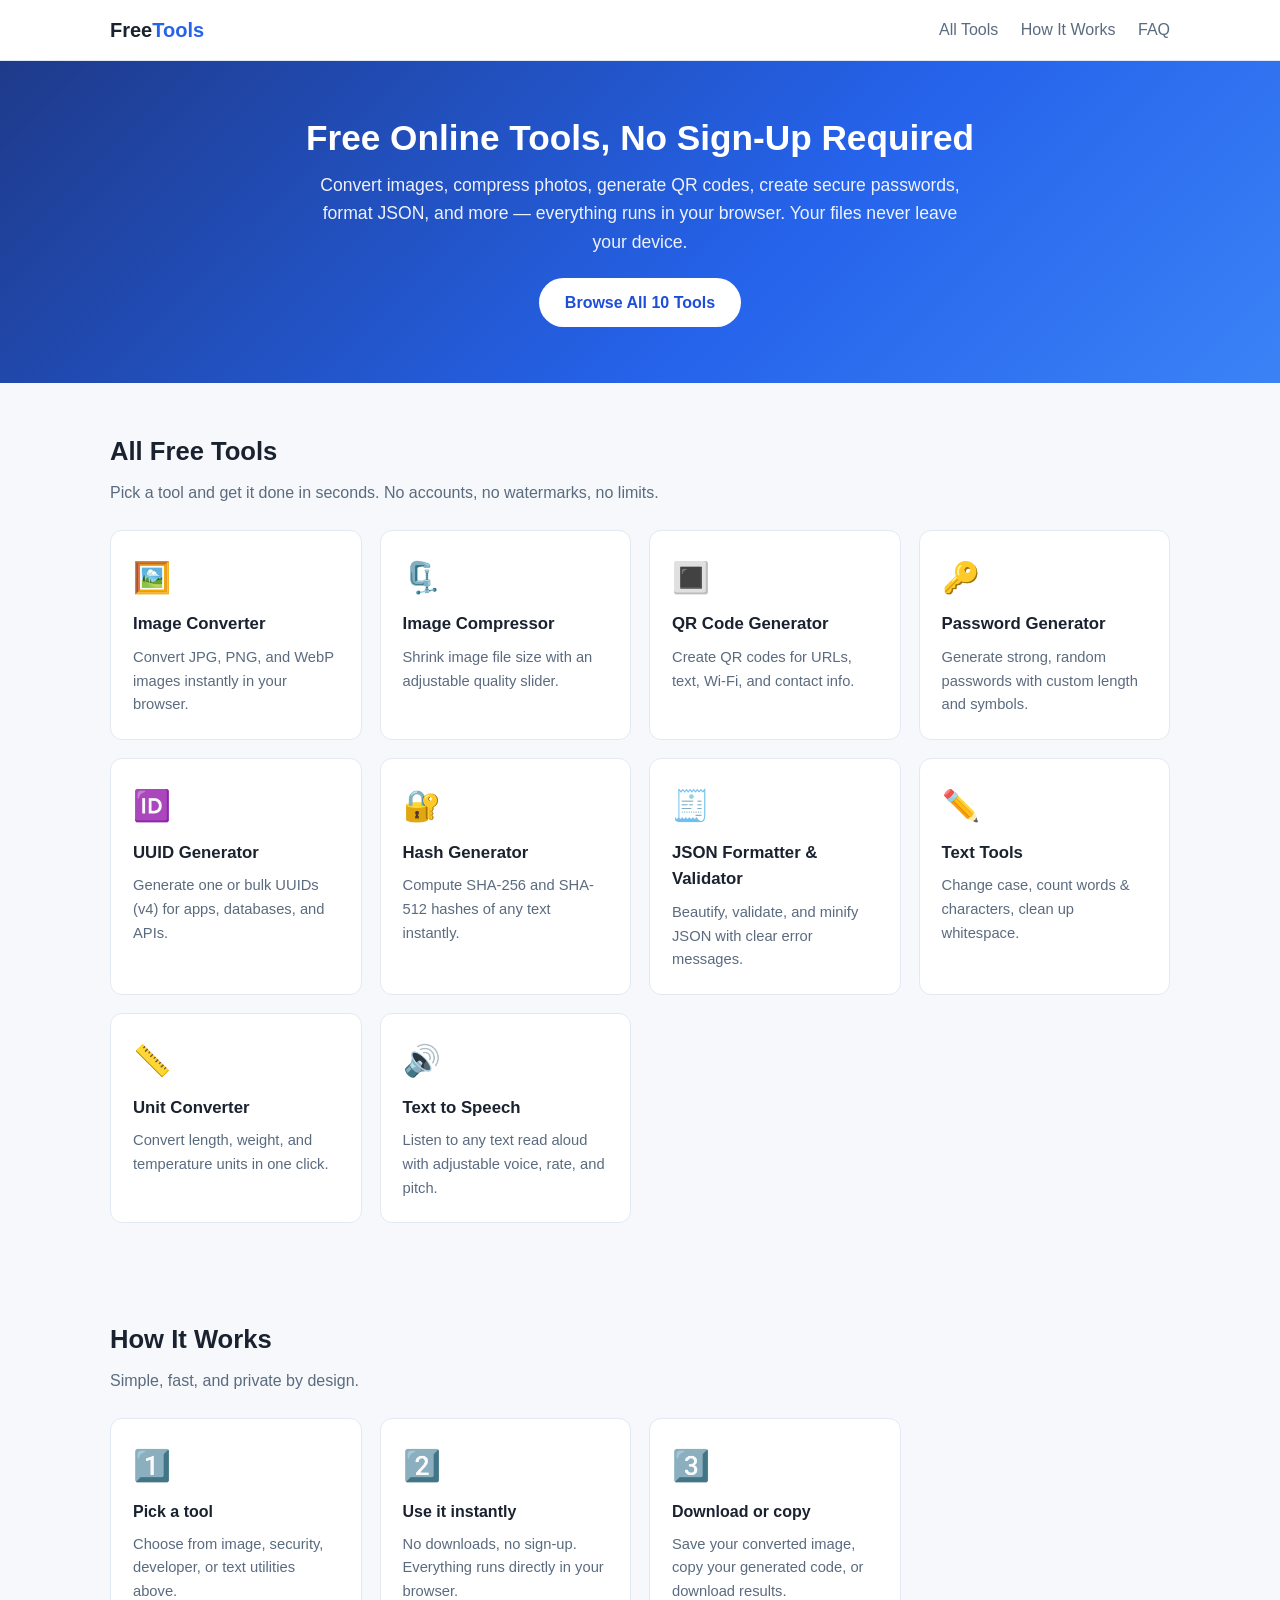
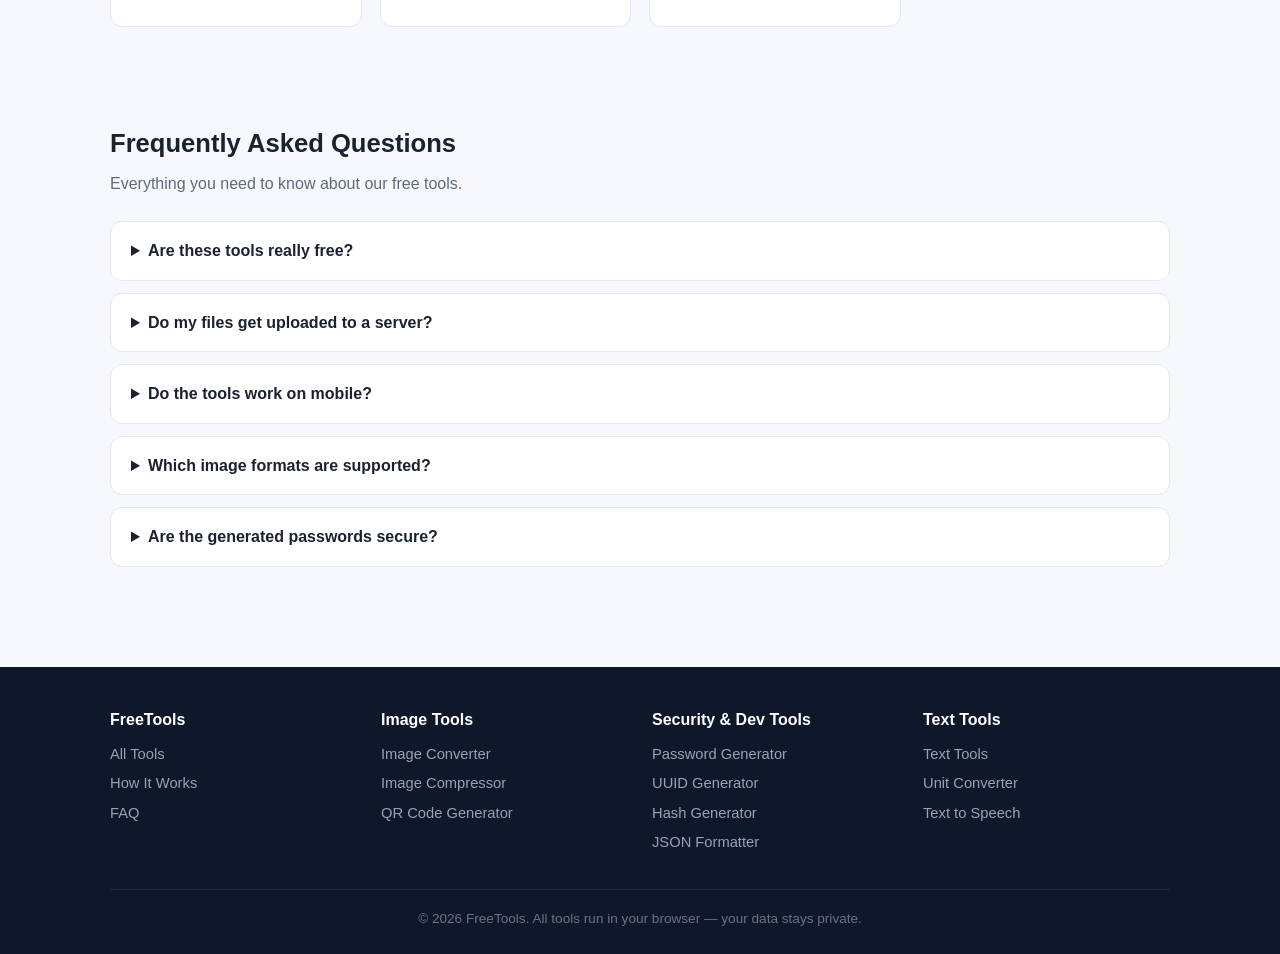
<file: index.html>
<!DOCTYPE html>
<html lang="en">
<head>
<meta charset="UTF-8">
<meta name="viewport" content="width=device-width, initial-scale=1.0">
<title>Free Online Tools - Image Converter, QR Generator, Password Generator &amp; More</title>
<meta name="description" content="Free online tools with no sign-up: image converter & compressor, QR code generator, password generator, UUID generator, hash generator, JSON formatter, text tools, unit converter, and text-to-speech. Fast, private, 100% free.">
<link rel="canonical" href="https://ske2231.github.io/free-online-tools/">
<link rel="stylesheet" href="assets/style.css">
<!-- AdSense: paste code here (header) -->
<meta property="og:title" content="Free Online Tools - No Sign-Up, 100% Free">
<meta property="og:description" content="Convert images, generate QR codes, create passwords, format JSON, and more — right in your browser.">
<meta property="og:type" content="website">
</head>
<body>
<header class="site">
  <div class="wrap">
    <a class="logo" href="index.html">Free<span>Tools</span></a>
    <nav class="main">
      <a href="#tools">All Tools</a>
      <a href="#how-it-works">How It Works</a>
      <a href="#faq">FAQ</a>
    </nav>
  </div>
  <!-- AdSense: paste code here (header banner, e.g. leaderboard) -->
</header>

<section class="hero">
  <div class="wrap">
    <h1>Free Online Tools, No Sign-Up Required</h1>
    <p>Convert images, compress photos, generate QR codes, create secure passwords, format JSON, and more — everything runs in your browser. Your files never leave your device.</p>
    <div class="cta-row"><a class="btn" href="#tools">Browse All 10 Tools</a></div>
  </div>
</section>

<main class="wrap">
  <!-- AdSense: paste code here (below hero) -->

  <section class="section" id="tools">
    <h2>All Free Tools</h2>
    <p class="lede">Pick a tool and get it done in seconds. No accounts, no watermarks, no limits.</p>
    <div class="grid">
      <div class="card"><span class="icon">🖼️</span><a class="title" href="tools/image-converter.html">Image Converter</a><p>Convert JPG, PNG, and WebP images instantly in your browser.</p></div>
      <div class="card"><span class="icon">🗜️</span><a class="title" href="tools/image-compressor.html">Image Compressor</a><p>Shrink image file size with an adjustable quality slider.</p></div>
      <div class="card"><span class="icon">🔳</span><a class="title" href="tools/qr-generator.html">QR Code Generator</a><p>Create QR codes for URLs, text, Wi-Fi, and contact info.</p></div>
      <div class="card"><span class="icon">🔑</span><a class="title" href="tools/password-generator.html">Password Generator</a><p>Generate strong, random passwords with custom length and symbols.</p></div>
      <div class="card"><span class="icon">🆔</span><a class="title" href="tools/uuid-generator.html">UUID Generator</a><p>Generate one or bulk UUIDs (v4) for apps, databases, and APIs.</p></div>
      <div class="card"><span class="icon">🔐</span><a class="title" href="tools/hash-generator.html">Hash Generator</a><p>Compute SHA-256 and SHA-512 hashes of any text instantly.</p></div>
      <div class="card"><span class="icon">🧾</span><a class="title" href="tools/json-formatter.html">JSON Formatter &amp; Validator</a><p>Beautify, validate, and minify JSON with clear error messages.</p></div>
      <div class="card"><span class="icon">✏️</span><a class="title" href="tools/text-tools.html">Text Tools</a><p>Change case, count words &amp; characters, clean up whitespace.</p></div>
      <div class="card"><span class="icon">📏</span><a class="title" href="tools/unit-converter.html">Unit Converter</a><p>Convert length, weight, and temperature units in one click.</p></div>
      <div class="card"><span class="icon">🔊</span><a class="title" href="tools/text-to-speech.html">Text to Speech</a><p>Listen to any text read aloud with adjustable voice, rate, and pitch.</p></div>
    </div>
  </section>

  <section class="section" id="how-it-works">
    <h2>How It Works</h2>
    <p class="lede">Simple, fast, and private by design.</p>
    <div class="grid">
      <div class="card"><span class="icon">1️⃣</span><strong>Pick a tool</strong><p>Choose from image, security, developer, or text utilities above.</p></div>
      <div class="card"><span class="icon">2️⃣</span><strong>Use it instantly</strong><p>No downloads, no sign-up. Everything runs directly in your browser.</p></div>
      <div class="card"><span class="icon">3️⃣</span><strong>Download or copy</strong><p>Save your converted image, copy your generated code, or download results.</p></div>
    </div>
  </section>

  <!-- AdSense: paste code here (mid-page) -->

  <section class="section faq" id="faq">
    <h2>Frequently Asked Questions</h2>
    <p class="lede">Everything you need to know about our free tools.</p>
    <details>
      <summary>Are these tools really free?</summary>
      <p>Yes. All 10 tools are completely free with no usage limits, no watermarks, and no sign-up required.</p>
    </details>
    <details>
      <summary>Do my files get uploaded to a server?</summary>
      <p>No. Every tool runs 100% in your browser using JavaScript. Your images and text never leave your device, which makes these tools fast and private.</p>
    </details>
    <details>
      <summary>Do the tools work on mobile?</summary>
      <p>Yes. The site is fully responsive and every tool works on phones, tablets, and desktops with a modern browser.</p>
    </details>
    <details>
      <summary>Which image formats are supported?</summary>
      <p>The Image Converter supports JPG, PNG, and WebP. The Image Compressor outputs optimized JPG, PNG, or WebP with an adjustable quality slider.</p>
    </details>
    <details>
      <summary>Are the generated passwords secure?</summary>
      <p>Passwords are generated with your browser's cryptographically secure random number generator (<code>crypto.getRandomValues</code>) and never sent anywhere.</p>
    </details>
  </section>
</main>

<footer class="site">
  <!-- AdSense: paste code here (footer) -->
  <div class="wrap">
    <div class="cols">
      <div>
        <h4>FreeTools</h4>
        <a href="#tools">All Tools</a>
        <a href="#how-it-works">How It Works</a>
        <a href="#faq">FAQ</a>
      </div>
      <div>
        <h4>Image Tools</h4>
        <a href="tools/image-converter.html">Image Converter</a>
        <a href="tools/image-compressor.html">Image Compressor</a>
        <a href="tools/qr-generator.html">QR Code Generator</a>
      </div>
      <div>
        <h4>Security &amp; Dev Tools</h4>
        <a href="tools/password-generator.html">Password Generator</a>
        <a href="tools/uuid-generator.html">UUID Generator</a>
        <a href="tools/hash-generator.html">Hash Generator</a>
        <a href="tools/json-formatter.html">JSON Formatter</a>
      </div>
      <div>
        <h4>Text Tools</h4>
        <a href="tools/text-tools.html">Text Tools</a>
        <a href="tools/unit-converter.html">Unit Converter</a>
        <a href="tools/text-to-speech.html">Text to Speech</a>
      </div>
    </div>
    <div class="bottom">© 2026 FreeTools. All tools run in your browser — your data stays private.</div>
  </div>
</footer>
<script src="assets/tools.js"></script>
</body>
</html>
</file>
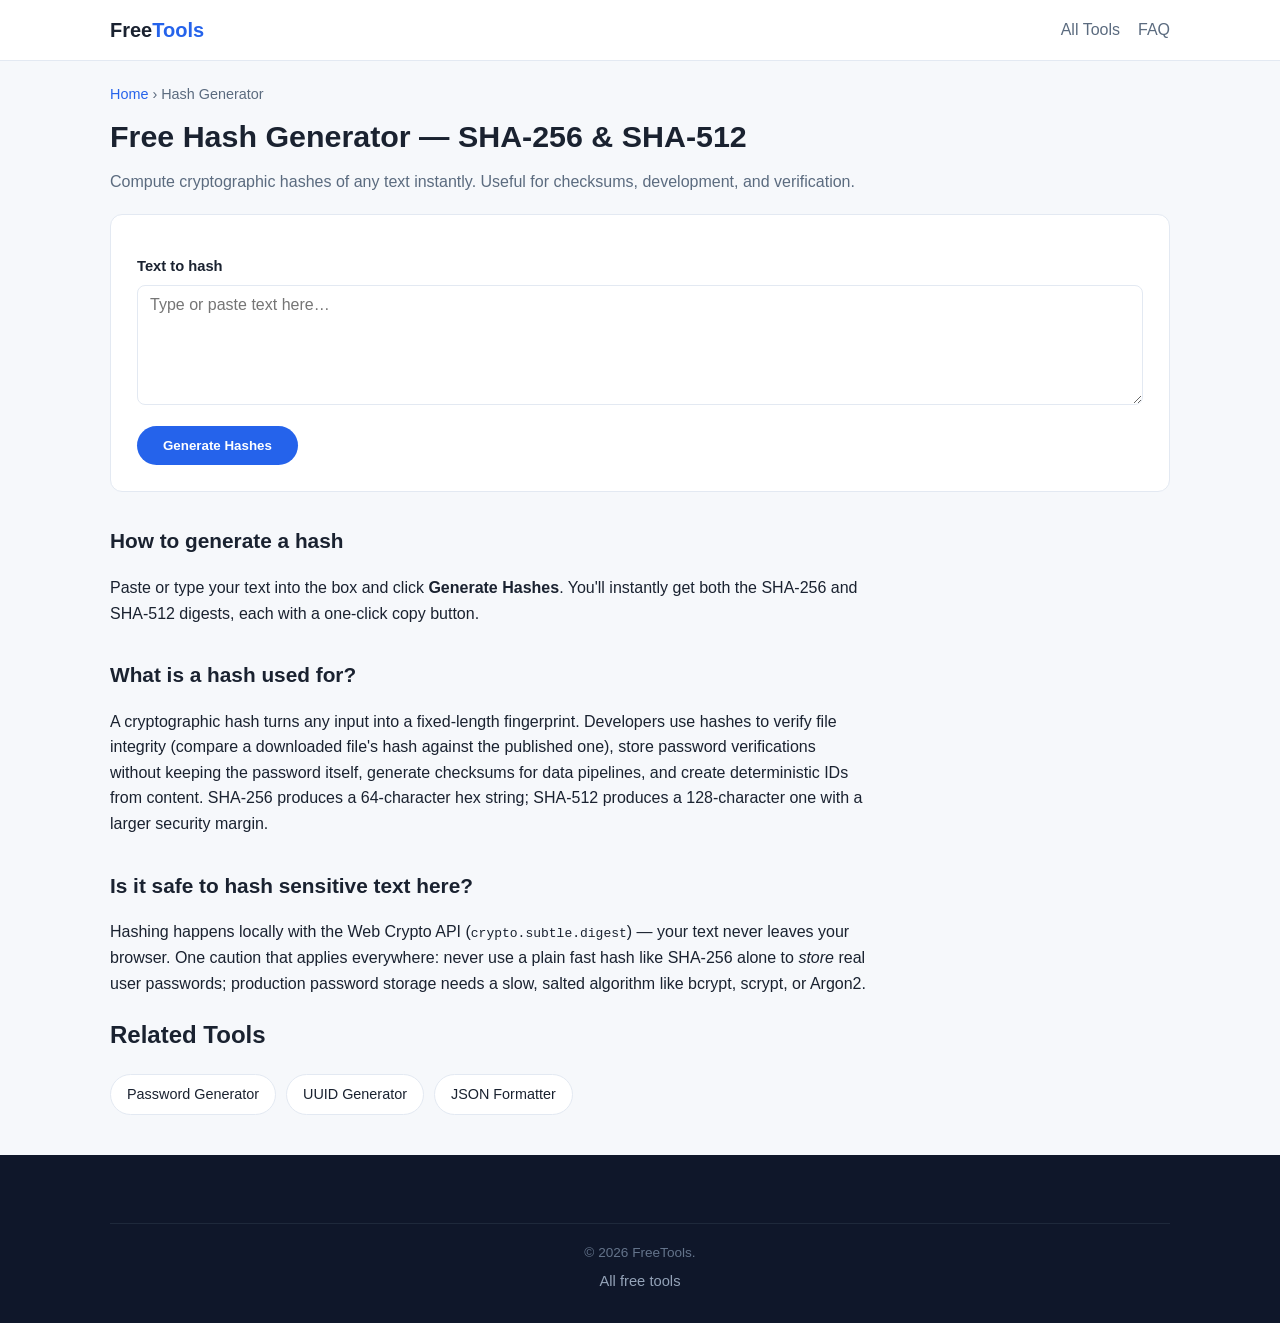
<file: tools/hash-generator.html>
<!DOCTYPE html>
<html lang="en">
<head>
<meta charset="UTF-8">
<meta name="viewport" content="width=device-width, initial-scale=1.0">
<title>Free Hash Generator - SHA-256 &amp; SHA-512 Online</title>
<meta name="description" content="Generate SHA-256 and SHA-512 hashes of any text for free. Verify file integrity, hash passwords for development, and more — no sign-up, runs in your browser.">
<link rel="stylesheet" href="../assets/style.css">
<!-- AdSense: paste code here (header) -->
</head>
<body>
<header class="site">
  <div class="wrap">
    <a class="logo" href="../index.html">Free<span>Tools</span></a>
    <nav class="main"><a href="../index.html#tools">All Tools</a><a href="../index.html#faq">FAQ</a></nav>
  </div>
</header>

<main class="wrap">
  <p class="breadcrumb"><a href="../index.html">Home</a> › Hash Generator</p>
  <div class="tool-head">
    <h1>Free Hash Generator — SHA-256 &amp; SHA-512</h1>
    <p>Compute cryptographic hashes of any text instantly. Useful for checksums, development, and verification.</p>
  </div>

  <!-- AdSense: paste code here (above tool) -->

  <div class="tool-box">
    <label for="input">Text to hash</label>
    <textarea id="input" placeholder="Type or paste text here…"></textarea>
    <div class="row">
      <button class="btn primary" id="hash">Generate Hashes</button>
    </div>
    <div id="msg"></div>
    <div id="results" class="hidden">
      <label>SHA-256</label>
      <div class="output" id="sha256"></div>
      <div class="row"><button class="btn small" data-copy data-copy-target="#sha256">Copy SHA-256</button></div>
      <label>SHA-512</label>
      <div class="output" id="sha512"></div>
      <div class="row"><button class="btn small" data-copy data-copy-target="#sha512">Copy SHA-512</button></div>
    </div>
  </div>

  <!-- AdSense: paste code here (below tool) -->

  <div class="prose">
    <h2>How to generate a hash</h2>
    <p>Paste or type your text into the box and click <strong>Generate Hashes</strong>. You'll instantly get both the SHA-256 and SHA-512 digests, each with a one-click copy button.</p>
    <h2>What is a hash used for?</h2>
    <p>A cryptographic hash turns any input into a fixed-length fingerprint. Developers use hashes to verify file integrity (compare a downloaded file's hash against the published one), store password verifications without keeping the password itself, generate checksums for data pipelines, and create deterministic IDs from content. SHA-256 produces a 64-character hex string; SHA-512 produces a 128-character one with a larger security margin.</p>
    <h2>Is it safe to hash sensitive text here?</h2>
    <p>Hashing happens locally with the Web Crypto API (<code>crypto.subtle.digest</code>) — your text never leaves your browser. One caution that applies everywhere: never use a plain fast hash like SHA-256 alone to <em>store</em> real user passwords; production password storage needs a slow, salted algorithm like bcrypt, scrypt, or Argon2.</p>
  </div>

  <div class="related">
    <h2>Related Tools</h2>
    <ul>
      <li><a href="password-generator.html">Password Generator</a></li>
      <li><a href="uuid-generator.html">UUID Generator</a></li>
      <li><a href="json-formatter.html">JSON Formatter</a></li>
    </ul>
  </div>
</main>

<footer class="site">
  <!-- AdSense: paste code here (footer) -->
  <div class="wrap">
    <div class="bottom">© 2026 FreeTools. <a href="../index.html">All free tools</a></div>
  </div>
</footer>
<script src="../assets/tools.js"></script>
<script>
(function () {
  'use strict';
  function hex(buffer) {
    return Array.prototype.map.call(new Uint8Array(buffer), function (b) {
      return ('0' + b.toString(16)).slice(-2);
    }).join('');
  }

  document.getElementById('hash').addEventListener('click', function () {
    var text = document.getElementById('input').value;
    if (!text) { window.flash('Enter some text to hash.', false); return; }
    if (!window.crypto || !window.crypto.subtle) {
      window.flash('Web Crypto is not available. Use a modern browser over HTTPS.', false);
      return;
    }
    var data = new TextEncoder().encode(text);
    Promise.all([
      window.crypto.subtle.digest('SHA-256', data),
      window.crypto.subtle.digest('SHA-512', data)
    ]).then(function (hashes) {
      document.getElementById('sha256').textContent = hex(hashes[0]);
      document.getElementById('sha512').textContent = hex(hashes[1]);
      document.getElementById('results').classList.remove('hidden');
      window.flash('Hashes computed!', true);
    }).catch(function () { window.flash('Hashing failed. Try again.', false); });
  });
})();
</script>
</body>
</html>
</file>
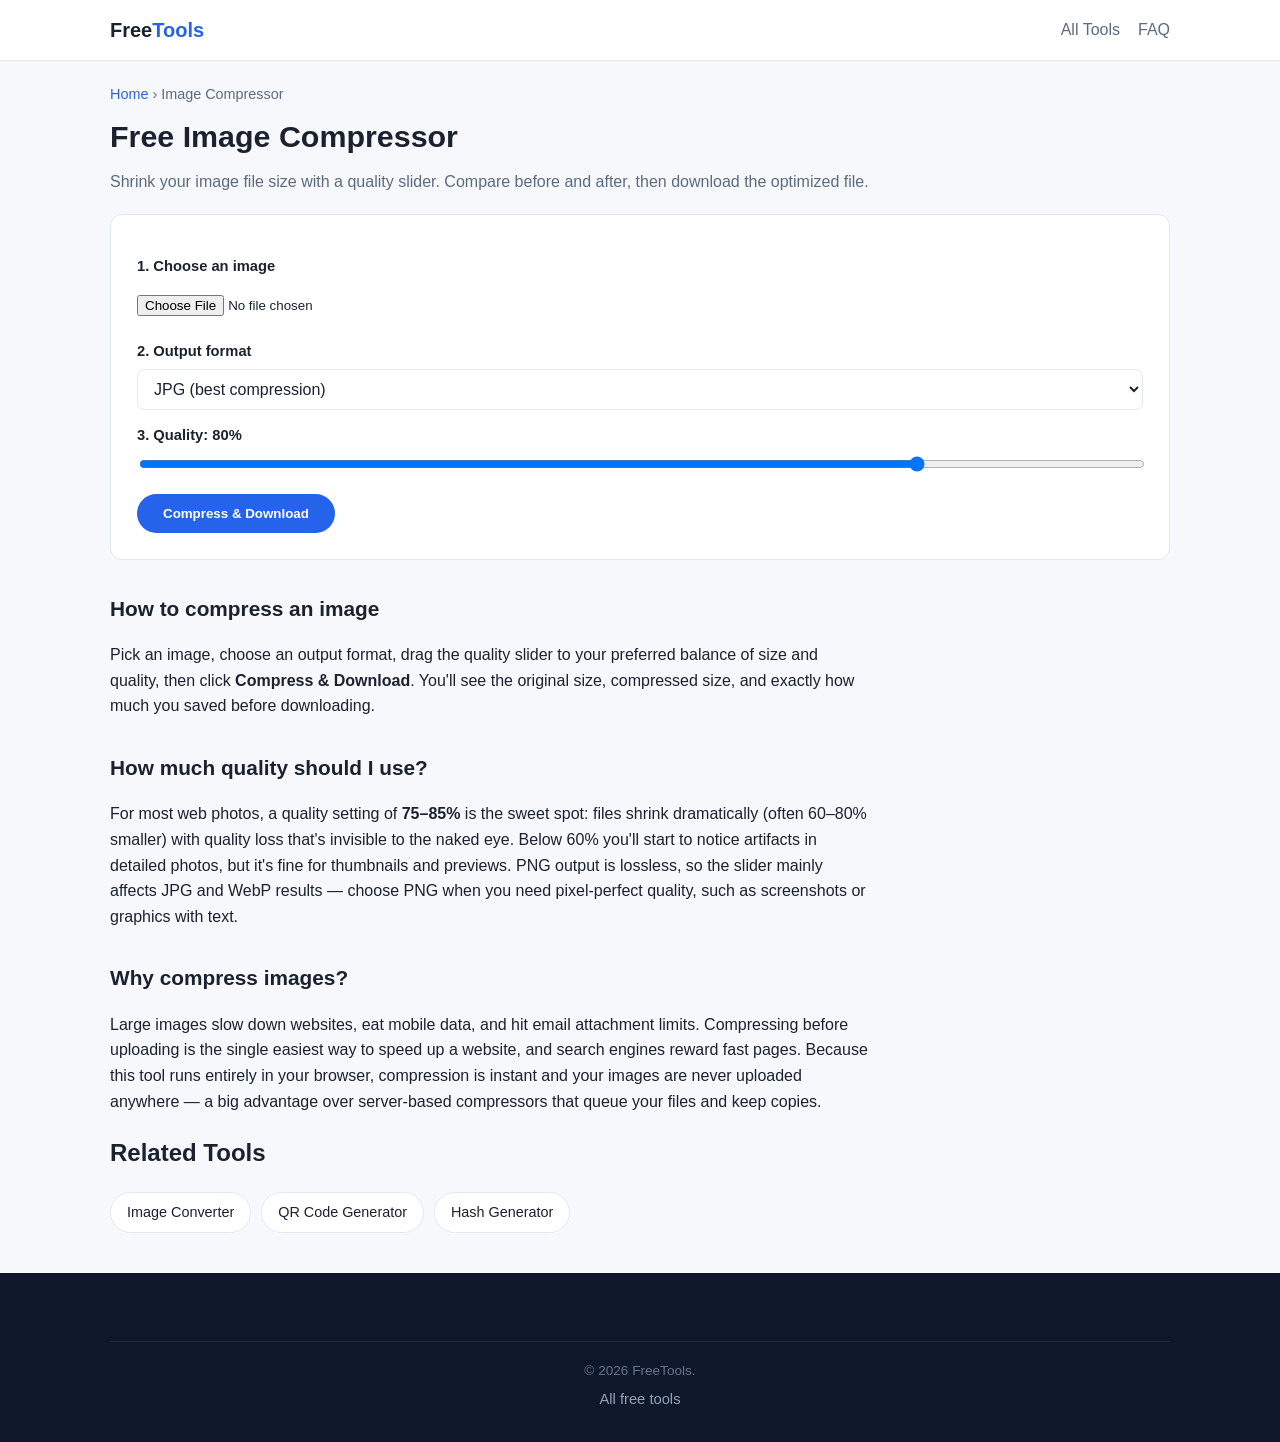
<file: tools/image-compressor.html>
<!DOCTYPE html>
<html lang="en">
<head>
<meta charset="UTF-8">
<meta name="viewport" content="width=device-width, initial-scale=1.0">
<title>Free Image Compressor - Reduce JPG, PNG &amp; WebP Size Online</title>
<meta name="description" content="Compress JPG, PNG, and WebP images for free with an adjustable quality slider. Reduce file size instantly — no sign-up, files stay on your device.">
<link rel="stylesheet" href="../assets/style.css">
<!-- AdSense: paste code here (header) -->
</head>
<body>
<header class="site">
  <div class="wrap">
    <a class="logo" href="../index.html">Free<span>Tools</span></a>
    <nav class="main"><a href="../index.html#tools">All Tools</a><a href="../index.html#faq">FAQ</a></nav>
  </div>
</header>

<main class="wrap">
  <p class="breadcrumb"><a href="../index.html">Home</a> › Image Compressor</p>
  <div class="tool-head">
    <h1>Free Image Compressor</h1>
    <p>Shrink your image file size with a quality slider. Compare before and after, then download the optimized file.</p>
  </div>

  <!-- AdSense: paste code here (above tool) -->

  <div class="tool-box">
    <label for="file">1. Choose an image</label>
    <input type="file" id="file" accept="image/*">
    <label for="format">2. Output format</label>
    <select id="format">
      <option value="image/jpeg">JPG (best compression)</option>
      <option value="image/webp">WebP (smallest files)</option>
      <option value="image/png">PNG (lossless)</option>
    </select>
    <label for="quality">3. Quality: <span id="qval">80</span>%</label>
    <input type="range" id="quality" min="10" max="100" value="80">
    <div class="row">
      <button class="btn primary" id="compress">Compress &amp; Download</button>
    </div>
    <div id="msg"></div>
    <div class="hidden" id="result">
      <p><span class="stat" id="origSize"></span><span class="stat" id="newSize"></span><span class="stat" id="saved"></span></p>
      <img class="preview" id="preview" alt="Compressed image preview">
    </div>
  </div>

  <!-- AdSense: paste code here (below tool) -->

  <div class="prose">
    <h2>How to compress an image</h2>
    <p>Pick an image, choose an output format, drag the quality slider to your preferred balance of size and quality, then click <strong>Compress &amp; Download</strong>. You'll see the original size, compressed size, and exactly how much you saved before downloading.</p>
    <h2>How much quality should I use?</h2>
    <p>For most web photos, a quality setting of <strong>75–85%</strong> is the sweet spot: files shrink dramatically (often 60–80% smaller) with quality loss that's invisible to the naked eye. Below 60% you'll start to notice artifacts in detailed photos, but it's fine for thumbnails and previews. PNG output is lossless, so the slider mainly affects JPG and WebP results — choose PNG when you need pixel-perfect quality, such as screenshots or graphics with text.</p>
    <h2>Why compress images?</h2>
    <p>Large images slow down websites, eat mobile data, and hit email attachment limits. Compressing before uploading is the single easiest way to speed up a website, and search engines reward fast pages. Because this tool runs entirely in your browser, compression is instant and your images are never uploaded anywhere — a big advantage over server-based compressors that queue your files and keep copies.</p>
  </div>

  <div class="related">
    <h2>Related Tools</h2>
    <ul>
      <li><a href="image-converter.html">Image Converter</a></li>
      <li><a href="qr-generator.html">QR Code Generator</a></li>
      <li><a href="hash-generator.html">Hash Generator</a></li>
    </ul>
  </div>
</main>

<footer class="site">
  <!-- AdSense: paste code here (footer) -->
  <div class="wrap">
    <div class="bottom">© 2026 FreeTools. <a href="../index.html">All free tools</a></div>
  </div>
</footer>
<script src="../assets/tools.js"></script>
<script>
(function () {
  'use strict';
  var fileInput = document.getElementById('file');
  var formatSel = document.getElementById('format');
  var quality = document.getElementById('quality');
  var qval = document.getElementById('qval');
  var result = document.getElementById('result');
  var preview = document.getElementById('preview');

  quality.addEventListener('input', function () { qval.textContent = quality.value; });

  document.getElementById('compress').addEventListener('click', function () {
    var file = fileInput.files[0];
    if (!file) { window.flash('Please choose an image first.', false); return; }
    var type = formatSel.value;
    var q = parseInt(quality.value, 10) / 100;
    window.readFileAsDataURL(file)
      .then(window.loadImage)
      .then(function (img) {
        var canvas = document.createElement('canvas');
        canvas.width = img.naturalWidth;
        canvas.height = img.naturalHeight;
        var ctx = canvas.getContext('2d');
        if (type === 'image/jpeg') { ctx.fillStyle = '#ffffff'; ctx.fillRect(0, 0, canvas.width, canvas.height); }
        ctx.drawImage(img, 0, 0);
        return new Promise(function (resolve, reject) {
          canvas.toBlob(function (blob) { blob ? resolve(blob) : reject(new Error('Compression failed. Try a different format.')); }, type, q);
        });
      })
      .then(function (blob) {
        var ext = type === 'image/png' ? 'png' : (type === 'image/jpeg' ? 'jpg' : 'webp');
        var base = file.name.replace(/\.[^.]+$/, '') || 'image';
        window.downloadBlob(blob, base + '-compressed.' + ext);
        var savedPct = Math.round((1 - blob.size / file.size) * 100);
        document.getElementById('origSize').textContent = 'Original: ' + window.formatBytes(file.size);
        document.getElementById('newSize').textContent = 'Compressed: ' + window.formatBytes(blob.size);
        document.getElementById('saved').textContent = 'Saved: ' + savedPct + '%';
        preview.src = URL.createObjectURL(blob);
        result.classList.remove('hidden');
        window.flash('Compressed! Your download has started.', true);
      })
      .catch(function (err) { window.flash(err.message, false); });
  });
})();
</script>
</body>
</html>
</file>
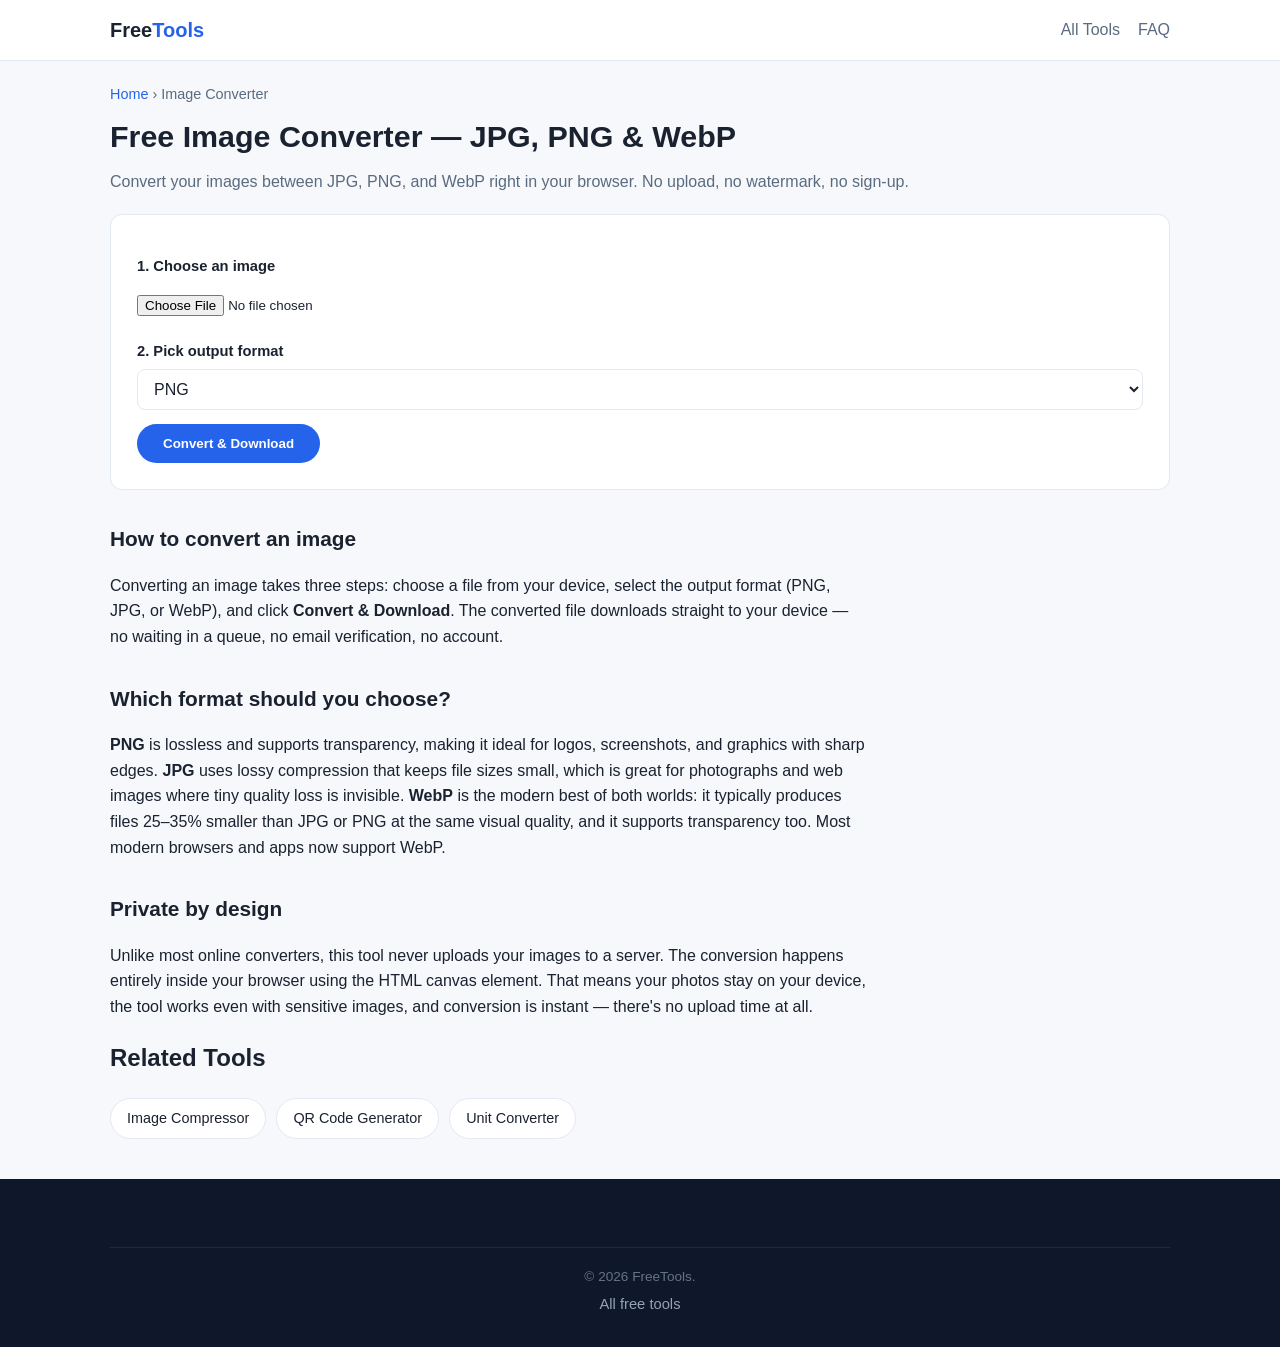
<file: tools/image-converter.html>
<!DOCTYPE html>
<html lang="en">
<head>
<meta charset="UTF-8">
<meta name="viewport" content="width=device-width, initial-scale=1.0">
<title>Free JPG to PNG Converter - No Sign Up Required</title>
<meta name="description" content="Convert images between JPG, PNG, and WebP for free. Fast, private, and no sign-up — your files never leave your browser.">
<link rel="stylesheet" href="../assets/style.css">
<!-- AdSense: paste code here (header) -->
</head>
<body>
<header class="site">
  <div class="wrap">
    <a class="logo" href="../index.html">Free<span>Tools</span></a>
    <nav class="main"><a href="../index.html#tools">All Tools</a><a href="../index.html#faq">FAQ</a></nav>
  </div>
</header>

<main class="wrap">
  <p class="breadcrumb"><a href="../index.html">Home</a> › Image Converter</p>
  <div class="tool-head">
    <h1>Free Image Converter — JPG, PNG &amp; WebP</h1>
    <p>Convert your images between JPG, PNG, and WebP right in your browser. No upload, no watermark, no sign-up.</p>
  </div>

  <!-- AdSense: paste code here (above tool) -->

  <div class="tool-box">
    <label for="file">1. Choose an image</label>
    <input type="file" id="file" accept="image/*">
    <label for="format">2. Pick output format</label>
    <select id="format">
      <option value="image/png">PNG</option>
      <option value="image/jpeg">JPG</option>
      <option value="image/webp">WebP</option>
    </select>
    <div class="row">
      <button class="btn primary" id="convert">Convert &amp; Download</button>
    </div>
    <div id="msg"></div>
    <div class="hidden" id="result">
      <p><span class="stat" id="origSize"></span><span class="stat" id="newSize"></span></p>
      <img class="preview" id="preview" alt="Converted image preview">
    </div>
  </div>

  <!-- AdSense: paste code here (below tool) -->

  <div class="prose">
    <h2>How to convert an image</h2>
    <p>Converting an image takes three steps: choose a file from your device, select the output format (PNG, JPG, or WebP), and click <strong>Convert &amp; Download</strong>. The converted file downloads straight to your device — no waiting in a queue, no email verification, no account.</p>
    <h2>Which format should you choose?</h2>
    <p><strong>PNG</strong> is lossless and supports transparency, making it ideal for logos, screenshots, and graphics with sharp edges. <strong>JPG</strong> uses lossy compression that keeps file sizes small, which is great for photographs and web images where tiny quality loss is invisible. <strong>WebP</strong> is the modern best of both worlds: it typically produces files 25–35% smaller than JPG or PNG at the same visual quality, and it supports transparency too. Most modern browsers and apps now support WebP.</p>
    <h2>Private by design</h2>
    <p>Unlike most online converters, this tool never uploads your images to a server. The conversion happens entirely inside your browser using the HTML canvas element. That means your photos stay on your device, the tool works even with sensitive images, and conversion is instant — there's no upload time at all.</p>
  </div>

  <div class="related">
    <h2>Related Tools</h2>
    <ul>
      <li><a href="image-compressor.html">Image Compressor</a></li>
      <li><a href="qr-generator.html">QR Code Generator</a></li>
      <li><a href="unit-converter.html">Unit Converter</a></li>
    </ul>
  </div>
</main>

<footer class="site">
  <!-- AdSense: paste code here (footer) -->
  <div class="wrap">
    <div class="bottom">© 2026 FreeTools. <a href="../index.html">All free tools</a></div>
  </div>
</footer>
<script src="../assets/tools.js"></script>
<script>
(function () {
  'use strict';
  var fileInput = document.getElementById('file');
  var formatSel = document.getElementById('format');
  var result = document.getElementById('result');
  var preview = document.getElementById('preview');

  document.getElementById('convert').addEventListener('click', function () {
    var file = fileInput.files[0];
    if (!file) { window.flash('Please choose an image first.', false); return; }
    var type = formatSel.value;
    window.readFileAsDataURL(file)
      .then(window.loadImage)
      .then(function (img) {
        var canvas = document.createElement('canvas');
        canvas.width = img.naturalWidth;
        canvas.height = img.naturalHeight;
        var ctx = canvas.getContext('2d');
        if (type === 'image/jpeg') { ctx.fillStyle = '#ffffff'; ctx.fillRect(0, 0, canvas.width, canvas.height); }
        ctx.drawImage(img, 0, 0);
        return new Promise(function (resolve, reject) {
          canvas.toBlob(function (blob) { blob ? resolve(blob) : reject(new Error('Conversion failed. Try a different format.')); }, type, 0.92);
        });
      })
      .then(function (blob) {
        var ext = type === 'image/png' ? 'png' : (type === 'image/jpeg' ? 'jpg' : 'webp');
        var base = file.name.replace(/\.[^.]+$/, '') || 'image';
        window.downloadBlob(blob, base + '-converted.' + ext);
        document.getElementById('origSize').textContent = 'Original: ' + window.formatBytes(file.size);
        document.getElementById('newSize').textContent = 'Converted: ' + window.formatBytes(blob.size);
        preview.src = URL.createObjectURL(blob);
        result.classList.remove('hidden');
        window.flash('Converted! Your download has started.', true);
      })
      .catch(function (err) { window.flash(err.message, false); });
  });
})();
</script>
</body>
</html>
</file>
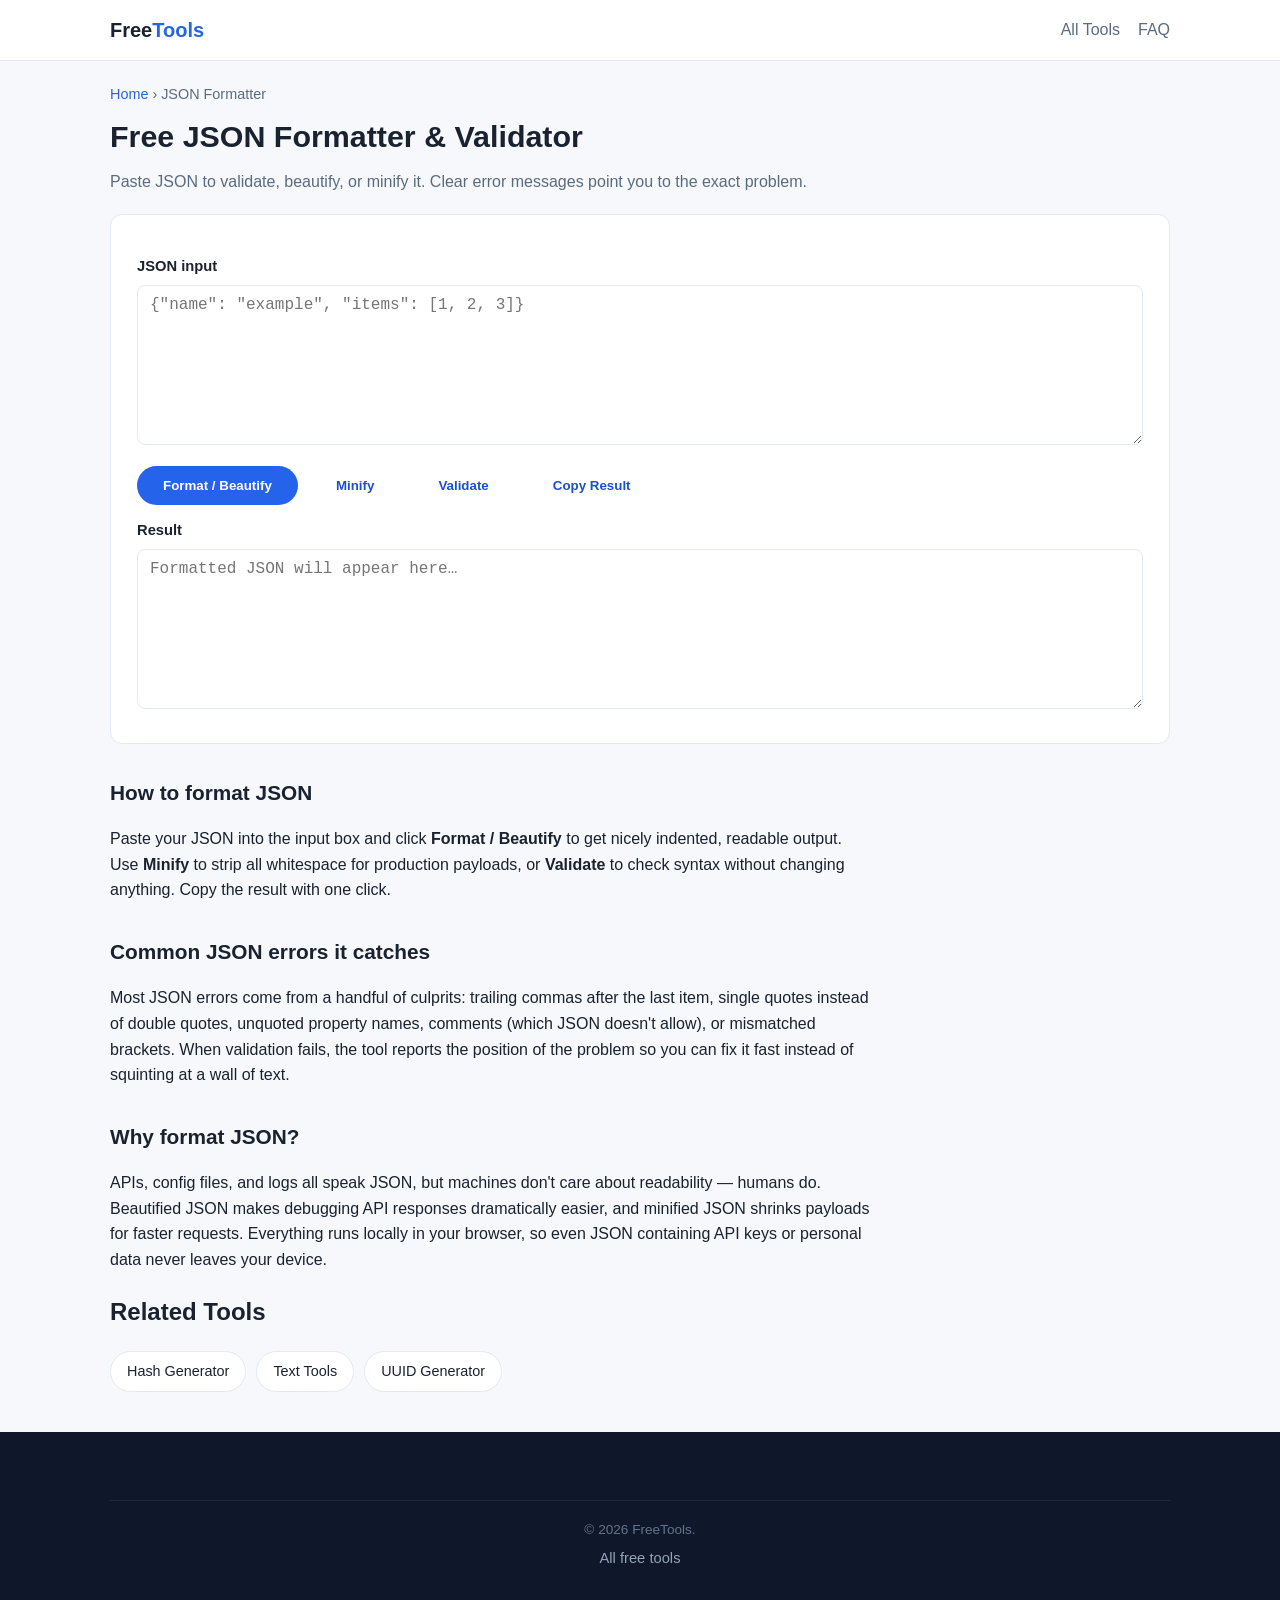
<file: tools/json-formatter.html>
<!DOCTYPE html>
<html lang="en">
<head>
<meta charset="UTF-8">
<meta name="viewport" content="width=device-width, initial-scale=1.0">
<title>Free JSON Formatter &amp; Validator - Beautify JSON Online</title>
<meta name="description" content="Free JSON formatter, validator, and minifier. Beautify JSON with syntax validation and clear error messages — no sign-up, runs in your browser.">
<link rel="stylesheet" href="../assets/style.css">
<!-- AdSense: paste code here (header) -->
</head>
<body>
<header class="site">
  <div class="wrap">
    <a class="logo" href="../index.html">Free<span>Tools</span></a>
    <nav class="main"><a href="../index.html#tools">All Tools</a><a href="../index.html#faq">FAQ</a></nav>
  </div>
</header>

<main class="wrap">
  <p class="breadcrumb"><a href="../index.html">Home</a> › JSON Formatter</p>
  <div class="tool-head">
    <h1>Free JSON Formatter &amp; Validator</h1>
    <p>Paste JSON to validate, beautify, or minify it. Clear error messages point you to the exact problem.</p>
  </div>

  <!-- AdSense: paste code here (above tool) -->

  <div class="tool-box">
    <label for="input">JSON input</label>
    <textarea id="input" placeholder='{"name": "example", "items": [1, 2, 3]}' style="min-height:160px;font-family:ui-monospace,monospace;"></textarea>
    <div class="row">
      <button class="btn primary" id="format">Format / Beautify</button>
      <button class="btn" id="minify">Minify</button>
      <button class="btn" id="validate">Validate</button>
      <button class="btn" data-copy data-copy-target="#output">Copy Result</button>
    </div>
    <div id="msg"></div>
    <label for="output">Result</label>
    <textarea id="output" readonly placeholder="Formatted JSON will appear here…" style="min-height:160px;font-family:ui-monospace,monospace;"></textarea>
  </div>

  <!-- AdSense: paste code here (below tool) -->

  <div class="prose">
    <h2>How to format JSON</h2>
    <p>Paste your JSON into the input box and click <strong>Format / Beautify</strong> to get nicely indented, readable output. Use <strong>Minify</strong> to strip all whitespace for production payloads, or <strong>Validate</strong> to check syntax without changing anything. Copy the result with one click.</p>
    <h2>Common JSON errors it catches</h2>
    <p>Most JSON errors come from a handful of culprits: trailing commas after the last item, single quotes instead of double quotes, unquoted property names, comments (which JSON doesn't allow), or mismatched brackets. When validation fails, the tool reports the position of the problem so you can fix it fast instead of squinting at a wall of text.</p>
    <h2>Why format JSON?</h2>
    <p>APIs, config files, and logs all speak JSON, but machines don't care about readability — humans do. Beautified JSON makes debugging API responses dramatically easier, and minified JSON shrinks payloads for faster requests. Everything runs locally in your browser, so even JSON containing API keys or personal data never leaves your device.</p>
  </div>

  <div class="related">
    <h2>Related Tools</h2>
    <ul>
      <li><a href="hash-generator.html">Hash Generator</a></li>
      <li><a href="text-tools.html">Text Tools</a></li>
      <li><a href="uuid-generator.html">UUID Generator</a></li>
    </ul>
  </div>
</main>

<footer class="site">
  <!-- AdSense: paste code here (footer) -->
  <div class="wrap">
    <div class="bottom">© 2026 FreeTools. <a href="../index.html">All free tools</a></div>
  </div>
</footer>
<script src="../assets/tools.js"></script>
<script>
(function () {
  'use strict';
  var input = document.getElementById('input');
  var output = document.getElementById('output');

  function parse() {
    var text = input.value.trim();
    if (!text) { window.flash('Paste some JSON first.', false); return null; }
    try { return JSON.parse(text); }
    catch (e) {
      var m = /position (\d+)/.exec(e.message);
      var hint = m ? ' (near character ' + m[1] + ')' : '';
      window.flash('Invalid JSON: ' + e.message + hint, false);
      return null;
    }
  }

  document.getElementById('format').addEventListener('click', function () {
    var obj = parse();
    if (obj === null || obj === undefined) return;
    output.value = JSON.stringify(obj, null, 2);
    window.flash('JSON formatted!', true);
  });

  document.getElementById('minify').addEventListener('click', function () {
    var obj = parse();
    if (obj === null || obj === undefined) return;
    output.value = JSON.stringify(obj);
    window.flash('JSON minified!', true);
  });

  document.getElementById('validate').addEventListener('click', function () {
    var obj = parse();
    if (obj === null || obj === undefined) return;
    var type = Array.isArray(obj) ? 'array' : typeof obj;
    window.flash('Valid JSON (' + type + ').', true);
  });
})();
</script>
</body>
</html>
</file>
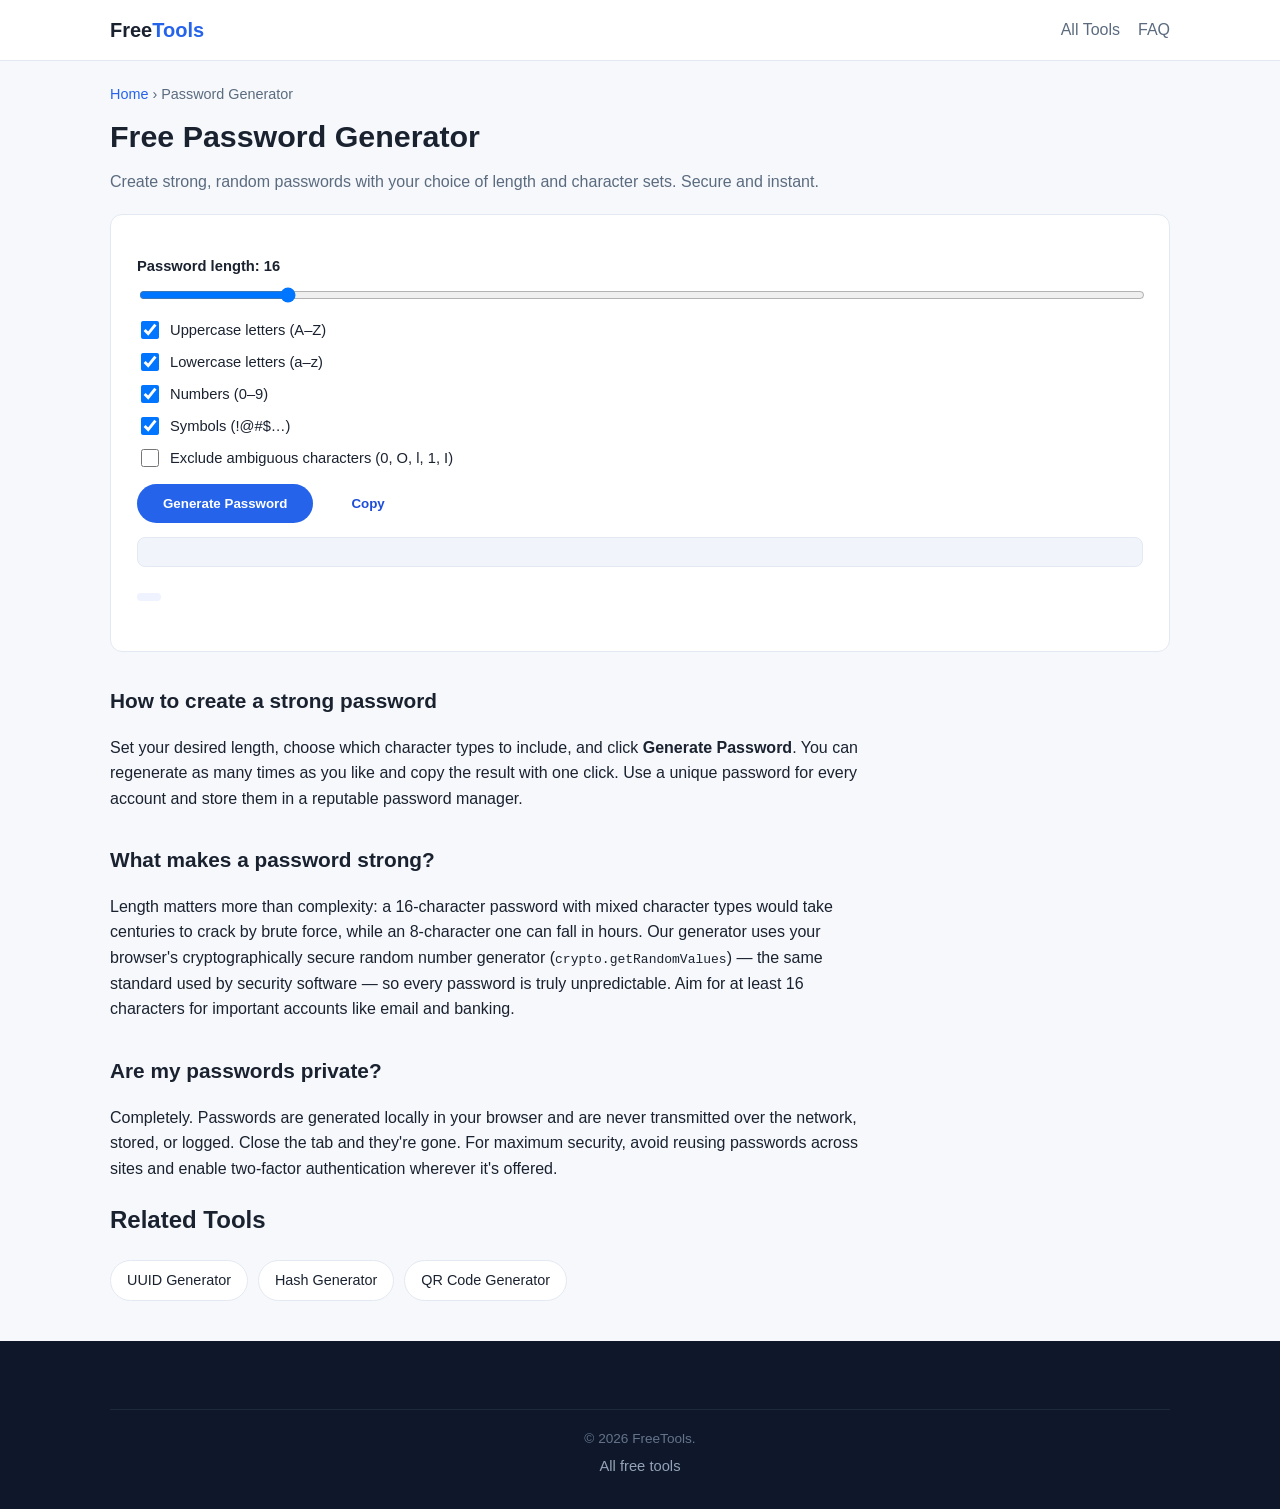
<file: tools/password-generator.html>
<!DOCTYPE html>
<html lang="en">
<head>
<meta charset="UTF-8">
<meta name="viewport" content="width=device-width, initial-scale=1.0">
<title>Free Password Generator - Strong Random Passwords Online</title>
<meta name="description" content="Generate strong, secure random passwords for free. Custom length, symbols, numbers & uppercase — cryptographically secure, no sign-up, nothing leaves your browser.">
<link rel="stylesheet" href="../assets/style.css">
<!-- AdSense: paste code here (header) -->
</head>
<body>
<header class="site">
  <div class="wrap">
    <a class="logo" href="../index.html">Free<span>Tools</span></a>
    <nav class="main"><a href="../index.html#tools">All Tools</a><a href="../index.html#faq">FAQ</a></nav>
  </div>
</header>

<main class="wrap">
  <p class="breadcrumb"><a href="../index.html">Home</a> › Password Generator</p>
  <div class="tool-head">
    <h1>Free Password Generator</h1>
    <p>Create strong, random passwords with your choice of length and character sets. Secure and instant.</p>
  </div>

  <!-- AdSense: paste code here (above tool) -->

  <div class="tool-box">
    <label for="length">Password length: <span id="lval">16</span></label>
    <input type="range" id="length" min="8" max="64" value="16">
    <div class="opt-row"><input type="checkbox" id="upper" checked><label for="upper">Uppercase letters (A–Z)</label></div>
    <div class="opt-row"><input type="checkbox" id="lower" checked><label for="lower">Lowercase letters (a–z)</label></div>
    <div class="opt-row"><input type="checkbox" id="digits" checked><label for="digits">Numbers (0–9)</label></div>
    <div class="opt-row"><input type="checkbox" id="symbols" checked><label for="symbols">Symbols (!@#$…)</label></div>
    <div class="opt-row"><input type="checkbox" id="noAmbiguous"><label for="noAmbiguous">Exclude ambiguous characters (0, O, l, 1, I)</label></div>
    <div class="row">
      <button class="btn primary" id="generate">Generate Password</button>
      <button class="btn" data-copy data-copy-target="#output">Copy</button>
    </div>
    <div id="msg"></div>
    <div class="output" id="output" aria-live="polite"></div>
    <p><span class="stat" id="strength"></span></p>
  </div>

  <!-- AdSense: paste code here (below tool) -->

  <div class="prose">
    <h2>How to create a strong password</h2>
    <p>Set your desired length, choose which character types to include, and click <strong>Generate Password</strong>. You can regenerate as many times as you like and copy the result with one click. Use a unique password for every account and store them in a reputable password manager.</p>
    <h2>What makes a password strong?</h2>
    <p>Length matters more than complexity: a 16-character password with mixed character types would take centuries to crack by brute force, while an 8-character one can fall in hours. Our generator uses your browser's cryptographically secure random number generator (<code>crypto.getRandomValues</code>) — the same standard used by security software — so every password is truly unpredictable. Aim for at least 16 characters for important accounts like email and banking.</p>
    <h2>Are my passwords private?</h2>
    <p>Completely. Passwords are generated locally in your browser and are never transmitted over the network, stored, or logged. Close the tab and they're gone. For maximum security, avoid reusing passwords across sites and enable two-factor authentication wherever it's offered.</p>
  </div>

  <div class="related">
    <h2>Related Tools</h2>
    <ul>
      <li><a href="uuid-generator.html">UUID Generator</a></li>
      <li><a href="hash-generator.html">Hash Generator</a></li>
      <li><a href="qr-generator.html">QR Code Generator</a></li>
    </ul>
  </div>
</main>

<footer class="site">
  <!-- AdSense: paste code here (footer) -->
  <div class="wrap">
    <div class="bottom">© 2026 FreeTools. <a href="../index.html">All free tools</a></div>
  </div>
</footer>
<script src="../assets/tools.js"></script>
<script>
(function () {
  'use strict';
  var lengthEl = document.getElementById('length');
  var lval = document.getElementById('lval');
  var output = document.getElementById('output');
  var strength = document.getElementById('strength');

  lengthEl.addEventListener('input', function () { lval.textContent = lengthEl.value; });

  function secureRand(max) {
    var arr = new Uint32Array(1);
    var limit = Math.floor(0xFFFFFFFF / max) * max;
    do { window.crypto.getRandomValues(arr); } while (arr[0] >= limit);
    return arr[0] % max;
  }

  function buildCharset() {
    var s = '';
    if (document.getElementById('upper').checked) s += 'ABCDEFGHIJKLMNOPQRSTUVWXYZ';
    if (document.getElementById('lower').checked) s += 'abcdefghijklmnopqrstuvwxyz';
    if (document.getElementById('digits').checked) s += '0123456789';
    if (document.getElementById('symbols').checked) s += '!@#$%^&*()-_=+[]{};:,.<>?/~';
    if (document.getElementById('noAmbiguous').checked) s = s.replace(/[0Ol1I]/g, '');
    return s;
  }

  document.getElementById('generate').addEventListener('click', function () {
    var charset = buildCharset();
    if (!charset) { window.flash('Select at least one character type.', false); return; }
    var len = parseInt(lengthEl.value, 10);
    var pw = '';
    for (var i = 0; i < len; i++) pw += charset.charAt(secureRand(charset.length));
    output.textContent = pw;
    var bits = Math.round(len * Math.log2(charset.length));
    var label = bits < 60 ? 'Weak' : (bits < 80 ? 'Fair' : (bits < 100 ? 'Strong' : 'Very strong'));
    strength.textContent = 'Estimated strength: ' + label + ' (~' + bits + ' bits of entropy)';
    window.flash('Password generated!', true);
  });
})();
</script>
</body>
</html>
</file>
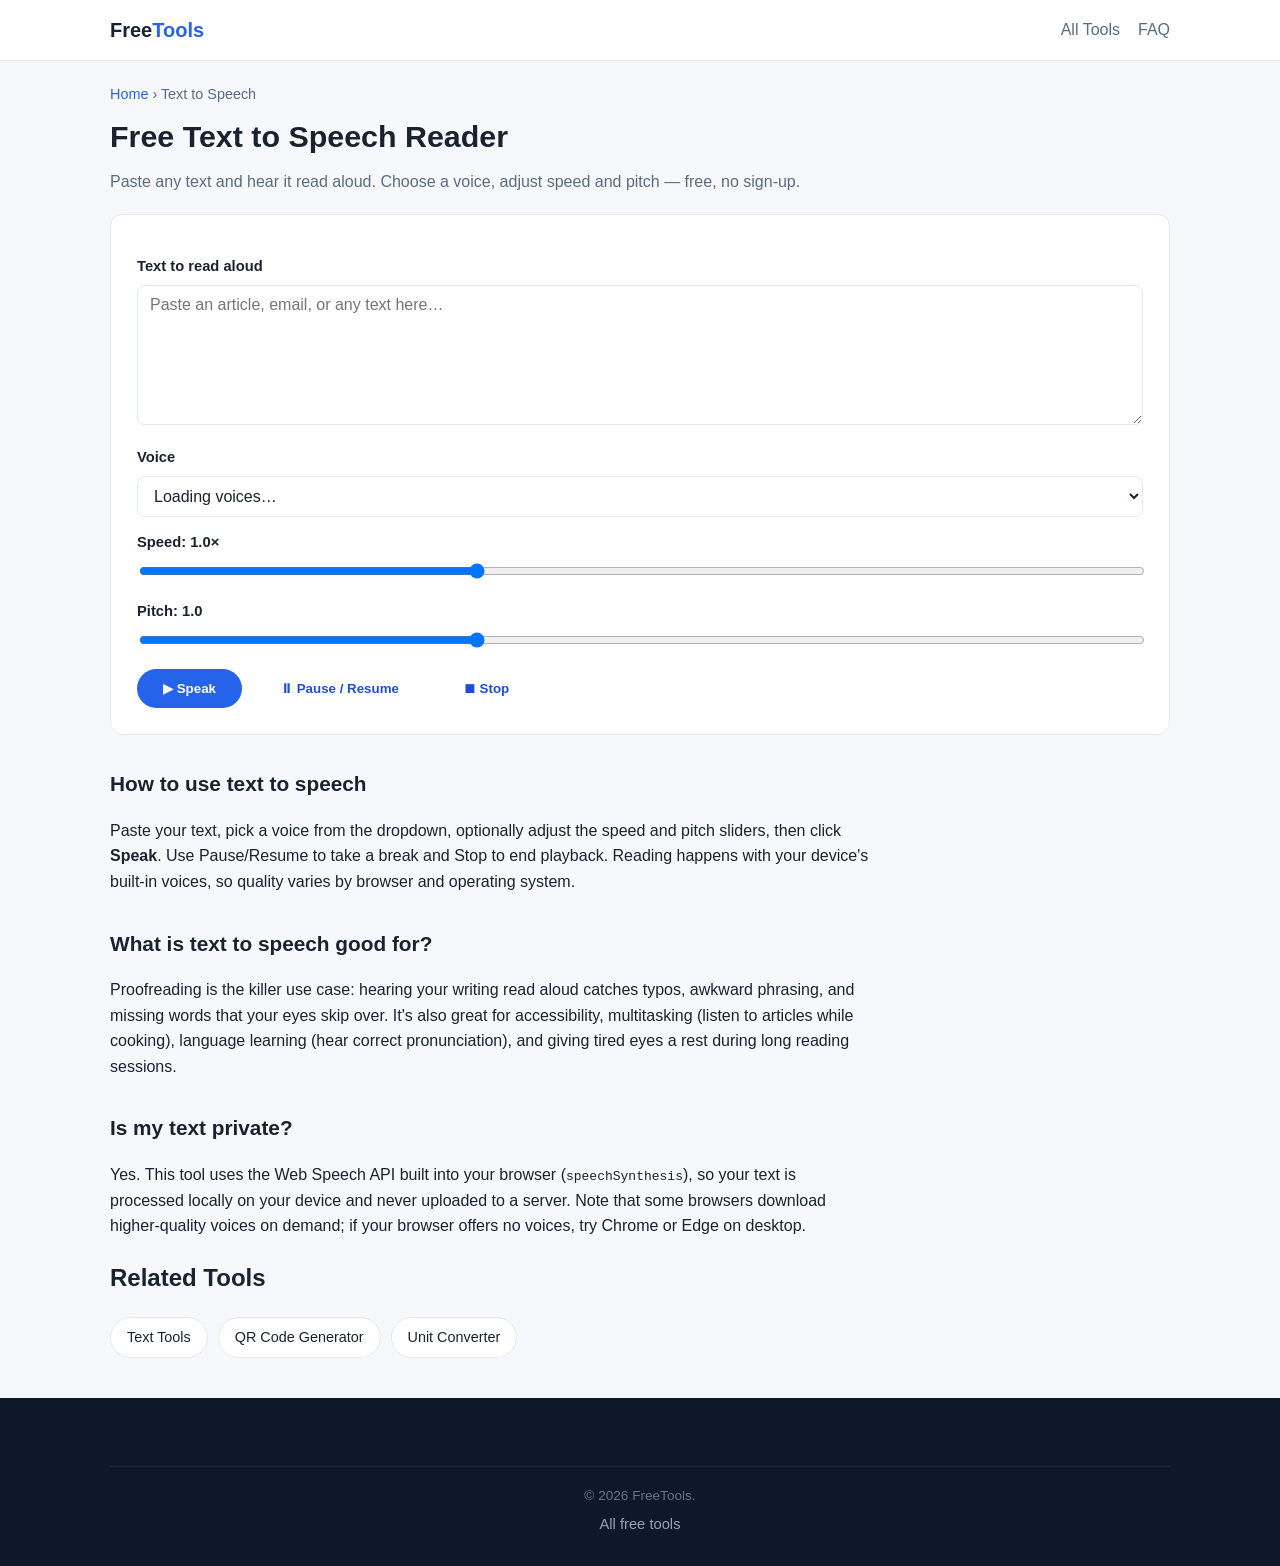
<file: tools/text-to-speech.html>
<!DOCTYPE html>
<html lang="en">
<head>
<meta charset="UTF-8">
<meta name="viewport" content="width=device-width, initial-scale=1.0">
<title>Free Text to Speech - Read Text Aloud Online</title>
<meta name="description" content="Free text-to-speech reader. Paste any text and listen with adjustable voice, speed, and pitch — no sign-up, works in your browser.">
<link rel="stylesheet" href="../assets/style.css">
<!-- AdSense: paste code here (header) -->
</head>
<body>
<header class="site">
  <div class="wrap">
    <a class="logo" href="../index.html">Free<span>Tools</span></a>
    <nav class="main"><a href="../index.html#tools">All Tools</a><a href="../index.html#faq">FAQ</a></nav>
  </div>
</header>

<main class="wrap">
  <p class="breadcrumb"><a href="../index.html">Home</a> › Text to Speech</p>
  <div class="tool-head">
    <h1>Free Text to Speech Reader</h1>
    <p>Paste any text and hear it read aloud. Choose a voice, adjust speed and pitch — free, no sign-up.</p>
  </div>

  <!-- AdSense: paste code here (above tool) -->

  <div class="tool-box">
    <label for="input">Text to read aloud</label>
    <textarea id="input" placeholder="Paste an article, email, or any text here…" style="min-height:140px;"></textarea>
    <label for="voice">Voice</label>
    <select id="voice"><option>Loading voices…</option></select>
    <label for="rate">Speed: <span id="rval">1.0</span>×</label>
    <input type="range" id="rate" min="0.5" max="2" step="0.1" value="1">
    <label for="pitch">Pitch: <span id="pval">1.0</span></label>
    <input type="range" id="pitch" min="0.5" max="2" step="0.1" value="1">
    <div class="row">
      <button class="btn primary" id="speak">▶ Speak</button>
      <button class="btn" id="pause">⏸ Pause / Resume</button>
      <button class="btn" id="stop">⏹ Stop</button>
    </div>
    <div id="msg"></div>
  </div>

  <!-- AdSense: paste code here (below tool) -->

  <div class="prose">
    <h2>How to use text to speech</h2>
    <p>Paste your text, pick a voice from the dropdown, optionally adjust the speed and pitch sliders, then click <strong>Speak</strong>. Use Pause/Resume to take a break and Stop to end playback. Reading happens with your device's built-in voices, so quality varies by browser and operating system.</p>
    <h2>What is text to speech good for?</h2>
    <p>Proofreading is the killer use case: hearing your writing read aloud catches typos, awkward phrasing, and missing words that your eyes skip over. It's also great for accessibility, multitasking (listen to articles while cooking), language learning (hear correct pronunciation), and giving tired eyes a rest during long reading sessions.</p>
    <h2>Is my text private?</h2>
    <p>Yes. This tool uses the Web Speech API built into your browser (<code>speechSynthesis</code>), so your text is processed locally on your device and never uploaded to a server. Note that some browsers download higher-quality voices on demand; if your browser offers no voices, try Chrome or Edge on desktop.</p>
  </div>

  <div class="related">
    <h2>Related Tools</h2>
    <ul>
      <li><a href="text-tools.html">Text Tools</a></li>
      <li><a href="qr-generator.html">QR Code Generator</a></li>
      <li><a href="unit-converter.html">Unit Converter</a></li>
    </ul>
  </div>
</main>

<footer class="site">
  <!-- AdSense: paste code here (footer) -->
  <div class="wrap">
    <div class="bottom">© 2026 FreeTools. <a href="../index.html">All free tools</a></div>
  </div>
</footer>
<script src="../assets/tools.js"></script>
<script>
(function () {
  'use strict';
  var synth = window.speechSynthesis;
  var voiceSel = document.getElementById('voice');
  var rateEl = document.getElementById('rate');
  var pitchEl = document.getElementById('pitch');

  if (!synth) {
    window.flash('Text-to-speech is not supported in this browser. Try Chrome or Edge.', false);
    document.getElementById('speak').disabled = true;
    return;
  }

  rateEl.addEventListener('input', function () { document.getElementById('rval').textContent = rateEl.value; });
  pitchEl.addEventListener('input', function () { document.getElementById('pval').textContent = pitchEl.value; });

  function loadVoices() {
    var voices = synth.getVoices();
    if (!voices.length) return;
    voiceSel.innerHTML = '';
    voices.forEach(function (v, i) {
      var o = document.createElement('option');
      o.value = i;
      o.textContent = v.name + ' (' + v.lang + ')';
      if (v.default) o.textContent += ' — default';
      voiceSel.appendChild(o);
    });
    var en = voices.findIndex(function (v) { return v.lang && v.lang.toLowerCase().indexOf('en') === 0; });
    if (en >= 0) voiceSel.value = en;
  }
  loadVoices();
  if (synth.onvoiceschanged !== undefined) synth.onvoiceschanged = loadVoices;

  document.getElementById('speak').addEventListener('click', function () {
    var text = document.getElementById('input').value.trim();
    if (!text) { window.flash('Enter some text first.', false); return; }
    synth.cancel();
    var u = new SpeechSynthesisUtterance(text);
    var voices = synth.getVoices();
    if (voices.length && voiceSel.value !== '') u.voice = voices[parseInt(voiceSel.value, 10)];
    u.rate = parseFloat(rateEl.value);
    u.pitch = parseFloat(pitchEl.value);
    u.onend = function () { window.flash('Finished reading.', true); };
    u.onerror = function () { window.flash('Playback error. Try a different voice.', false); };
    synth.speak(u);
  });

  document.getElementById('pause').addEventListener('click', function () {
    if (synth.speaking) { synth.paused ? synth.resume() : synth.pause(); }
  });
  document.getElementById('stop').addEventListener('click', function () { synth.cancel(); });
})();
</script>
</body>
</html>
</file>
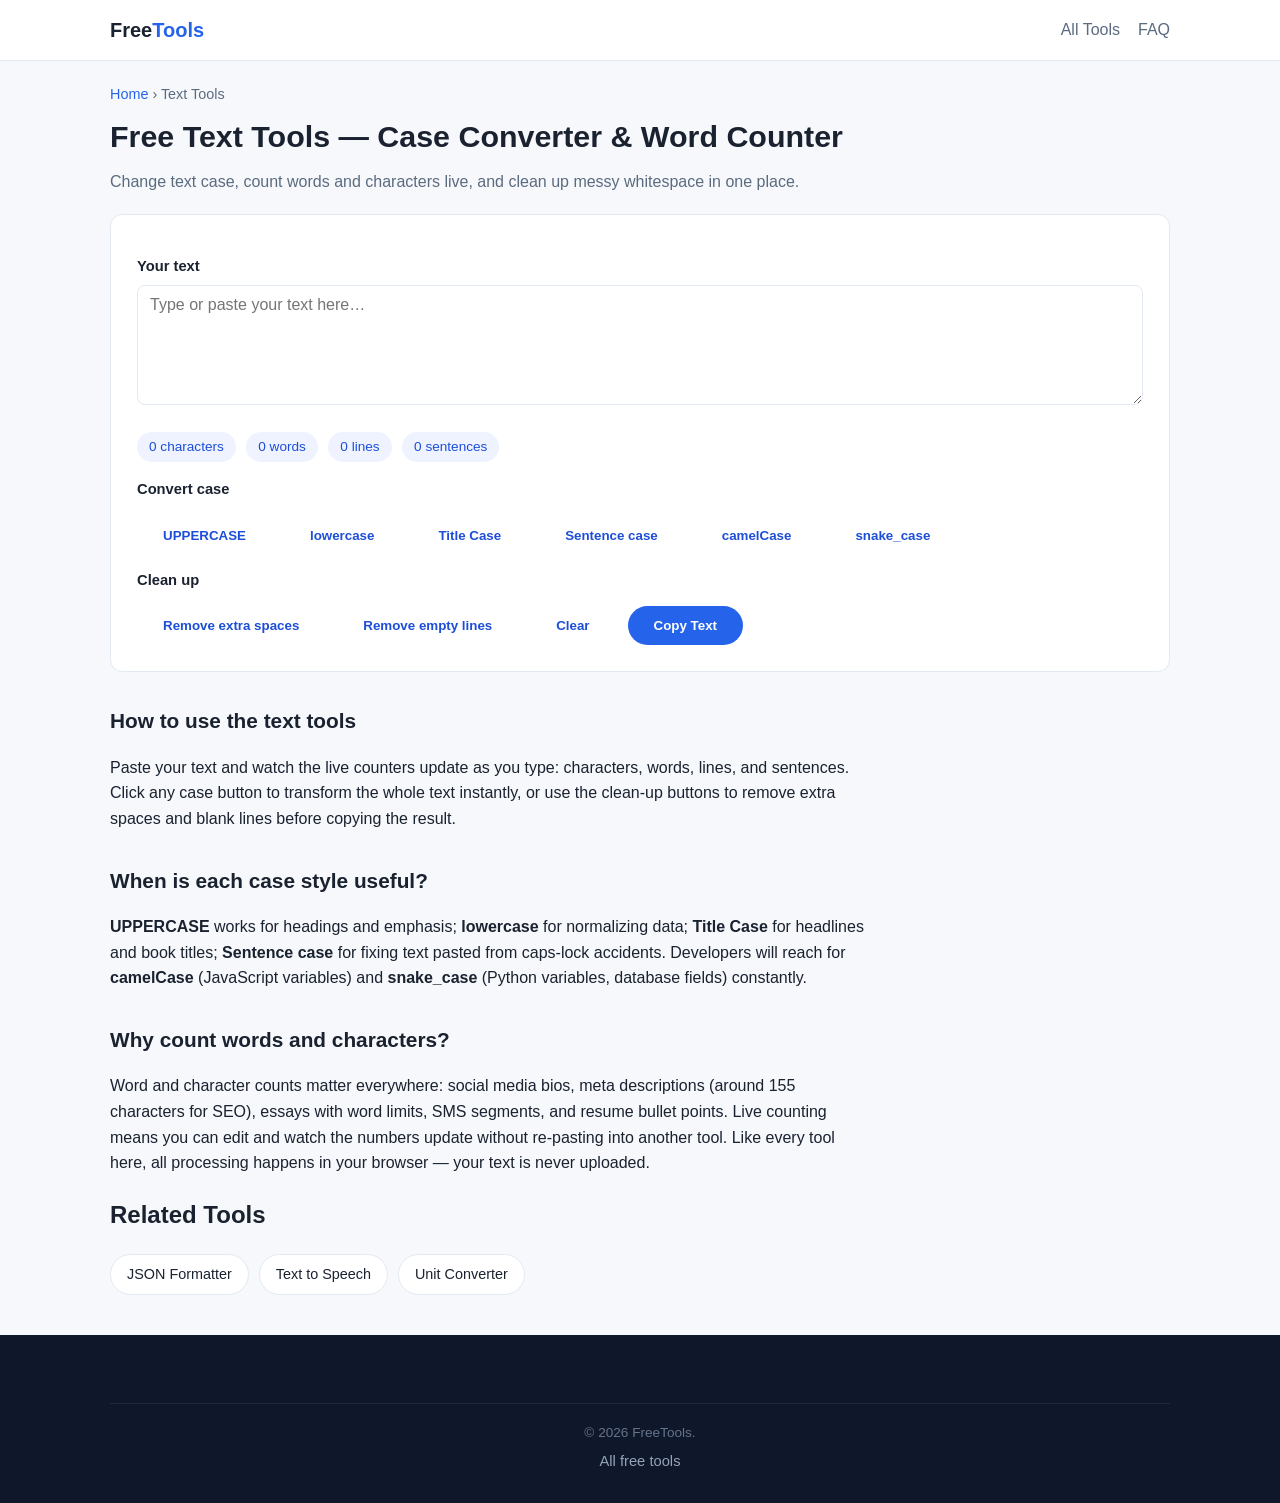
<file: tools/text-tools.html>
<!DOCTYPE html>
<html lang="en">
<head>
<meta charset="UTF-8">
<meta name="viewport" content="width=device-width, initial-scale=1.0">
<title>Free Text Tools - Case Converter, Word Counter &amp; Text Cleaner</title>
<meta name="description" content="Free text tools: convert case (upper, lower, title, sentence), count words & characters, and remove extra spaces. No sign-up, runs in your browser.">
<link rel="stylesheet" href="../assets/style.css">
<!-- AdSense: paste code here (header) -->
</head>
<body>
<header class="site">
  <div class="wrap">
    <a class="logo" href="../index.html">Free<span>Tools</span></a>
    <nav class="main"><a href="../index.html#tools">All Tools</a><a href="../index.html#faq">FAQ</a></nav>
  </div>
</header>

<main class="wrap">
  <p class="breadcrumb"><a href="../index.html">Home</a> › Text Tools</p>
  <div class="tool-head">
    <h1>Free Text Tools — Case Converter &amp; Word Counter</h1>
    <p>Change text case, count words and characters live, and clean up messy whitespace in one place.</p>
  </div>

  <!-- AdSense: paste code here (above tool) -->

  <div class="tool-box">
    <label for="input">Your text</label>
    <textarea id="input" placeholder="Type or paste your text here…"></textarea>
    <p>
      <span class="stat" id="chars">0 characters</span>
      <span class="stat" id="words">0 words</span>
      <span class="stat" id="lines">0 lines</span>
      <span class="stat" id="sentences">0 sentences</span>
    </p>
    <label>Convert case</label>
    <div class="row">
      <button class="btn" data-case="upper">UPPERCASE</button>
      <button class="btn" data-case="lower">lowercase</button>
      <button class="btn" data-case="title">Title Case</button>
      <button class="btn" data-case="sentence">Sentence case</button>
      <button class="btn" data-case="camel">camelCase</button>
      <button class="btn" data-case="snake">snake_case</button>
    </div>
    <label>Clean up</label>
    <div class="row">
      <button class="btn" id="trimSpaces">Remove extra spaces</button>
      <button class="btn" id="trimLines">Remove empty lines</button>
      <button class="btn" id="clear">Clear</button>
      <button class="btn primary" data-copy data-copy-target="#input">Copy Text</button>
    </div>
    <div id="msg"></div>
  </div>

  <!-- AdSense: paste code here (below tool) -->

  <div class="prose">
    <h2>How to use the text tools</h2>
    <p>Paste your text and watch the live counters update as you type: characters, words, lines, and sentences. Click any case button to transform the whole text instantly, or use the clean-up buttons to remove extra spaces and blank lines before copying the result.</p>
    <h2>When is each case style useful?</h2>
    <p><strong>UPPERCASE</strong> works for headings and emphasis; <strong>lowercase</strong> for normalizing data; <strong>Title Case</strong> for headlines and book titles; <strong>Sentence case</strong> for fixing text pasted from caps-lock accidents. Developers will reach for <strong>camelCase</strong> (JavaScript variables) and <strong>snake_case</strong> (Python variables, database fields) constantly.</p>
    <h2>Why count words and characters?</h2>
    <p>Word and character counts matter everywhere: social media bios, meta descriptions (around 155 characters for SEO), essays with word limits, SMS segments, and resume bullet points. Live counting means you can edit and watch the numbers update without re-pasting into another tool. Like every tool here, all processing happens in your browser — your text is never uploaded.</p>
  </div>

  <div class="related">
    <h2>Related Tools</h2>
    <ul>
      <li><a href="json-formatter.html">JSON Formatter</a></li>
      <li><a href="text-to-speech.html">Text to Speech</a></li>
      <li><a href="unit-converter.html">Unit Converter</a></li>
    </ul>
  </div>
</main>

<footer class="site">
  <!-- AdSense: paste code here (footer) -->
  <div class="wrap">
    <div class="bottom">© 2026 FreeTools. <a href="../index.html">All free tools</a></div>
  </div>
</footer>
<script src="../assets/tools.js"></script>
<script>
(function () {
  'use strict';
  var input = document.getElementById('input');

  function updateStats() {
    var t = input.value;
    var words = t.trim() ? t.trim().split(/\s+/).length : 0;
    var lines = t ? t.split('\n').length : 0;
    var sentences = t.trim() ? (t.match(/[^.!?]+[.!?]+/g) || []).length : 0;
    document.getElementById('chars').textContent = t.length + ' characters';
    document.getElementById('words').textContent = words + ' words';
    document.getElementById('lines').textContent = lines + ' lines';
    document.getElementById('sentences').textContent = sentences + ' sentences';
  }
  input.addEventListener('input', updateStats);

  function wordsOf(t) { return t.trim().split(/\s+/).filter(Boolean); }

  var cases = {
    upper: function (t) { return t.toUpperCase(); },
    lower: function (t) { return t.toLowerCase(); },
    title: function (t) { return t.toLowerCase().replace(/(?:^|\s)\S/g, function (c) { return c.toUpperCase(); }); },
    sentence: function (t) {
      return t.toLowerCase().replace(/(^\s*\w|[.!?]\s*\w)/g, function (c) { return c.toUpperCase(); });
    },
    camel: function (t) {
      var w = wordsOf(t.toLowerCase());
      return w.map(function (x, i) { return i === 0 ? x : x.charAt(0).toUpperCase() + x.slice(1); }).join('');
    },
    snake: function (t) { return wordsOf(t.toLowerCase()).join('_'); }
  };

  document.querySelectorAll('[data-case]').forEach(function (btn) {
    btn.addEventListener('click', function () {
      if (!input.value) { window.flash('Enter some text first.', false); return; }
      input.value = cases[btn.getAttribute('data-case')](input.value);
      updateStats();
      window.flash('Case converted!', true);
    });
  });

  document.getElementById('trimSpaces').addEventListener('click', function () {
    input.value = input.value.replace(/[ \t]+/g, ' ').replace(/^[ \t]+|[ \t]+$/gm, '');
    updateStats(); window.flash('Extra spaces removed!', true);
  });
  document.getElementById('trimLines').addEventListener('click', function () {
    input.value = input.value.split('\n').filter(function (l) { return l.trim() !== ''; }).join('\n');
    updateStats(); window.flash('Empty lines removed!', true);
  });
  document.getElementById('clear').addEventListener('click', function () {
    input.value = ''; updateStats();
  });
  updateStats();
})();
</script>
</body>
</html>
</file>
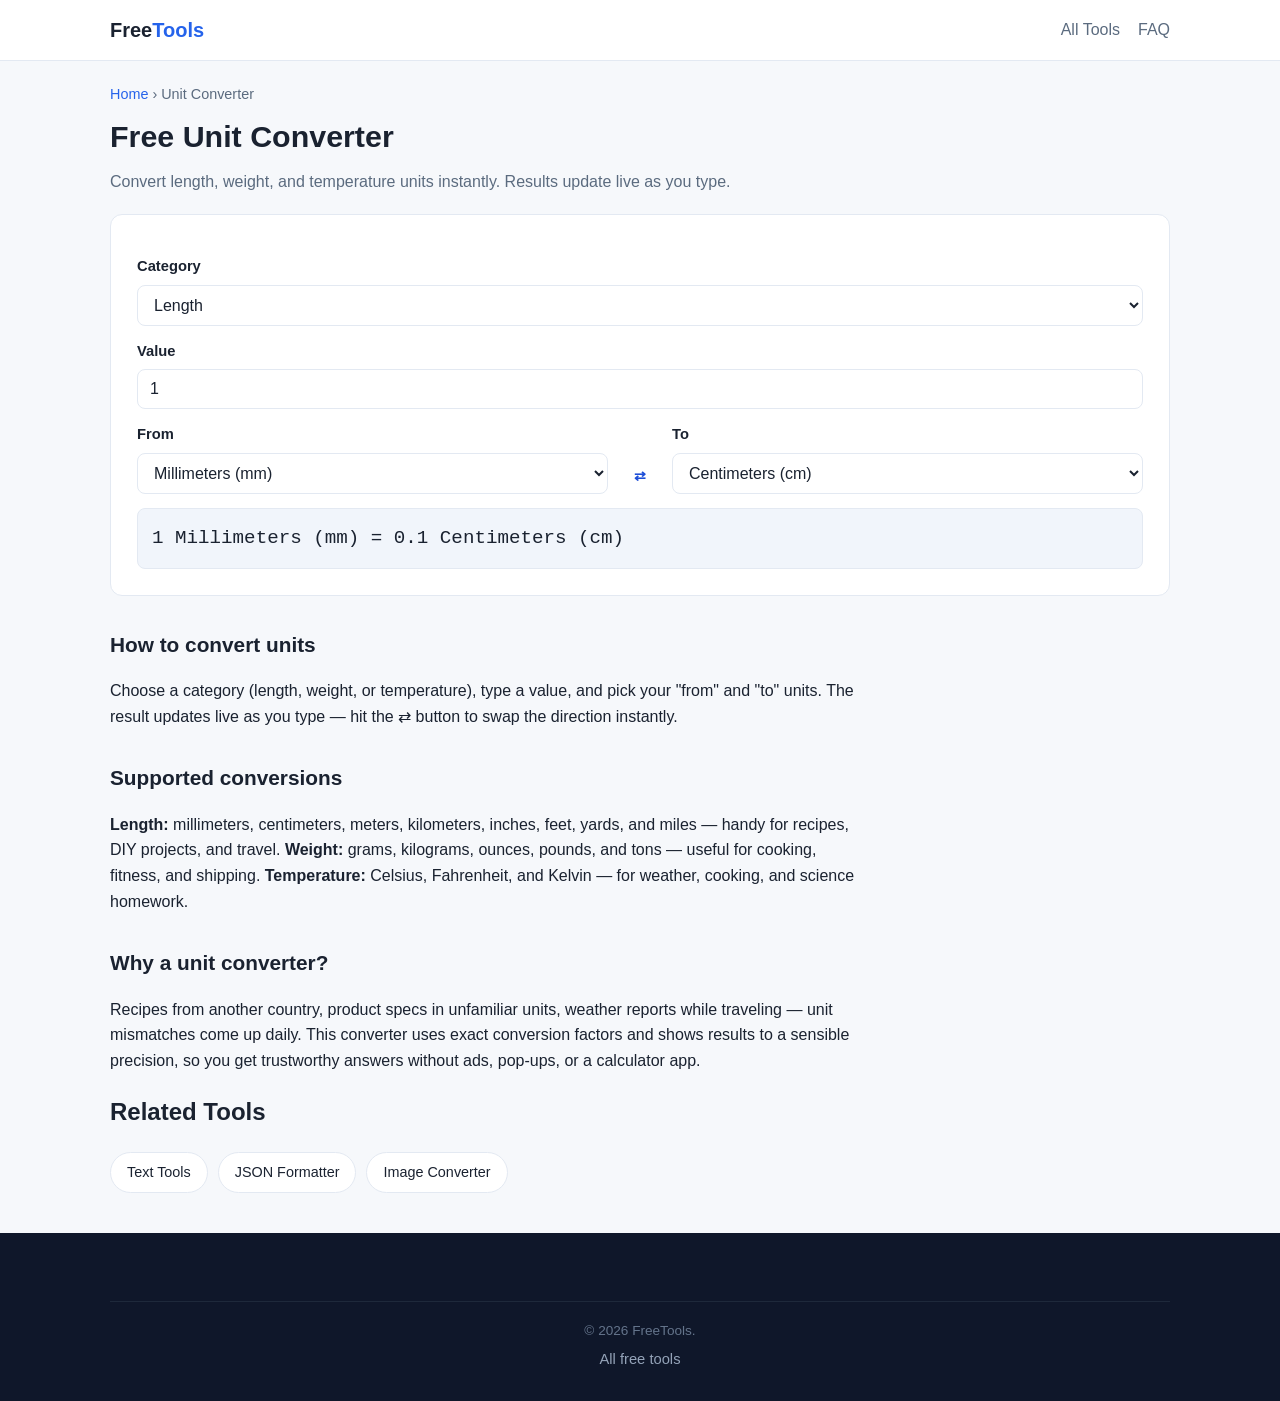
<file: tools/unit-converter.html>
<!DOCTYPE html>
<html lang="en">
<head>
<meta charset="UTF-8">
<meta name="viewport" content="width=device-width, initial-scale=1.0">
<title>Free Unit Converter - Length, Weight &amp; Temperature</title>
<meta name="description" content="Free unit converter for length, weight, and temperature. Convert miles to km, pounds to kg, Fahrenheit to Celsius and more — no sign-up, instant results.">
<link rel="stylesheet" href="../assets/style.css">
<!-- AdSense: paste code here (header) -->
</head>
<body>
<header class="site">
  <div class="wrap">
    <a class="logo" href="../index.html">Free<span>Tools</span></a>
    <nav class="main"><a href="../index.html#tools">All Tools</a><a href="../index.html#faq">FAQ</a></nav>
  </div>
</header>

<main class="wrap">
  <p class="breadcrumb"><a href="../index.html">Home</a> › Unit Converter</p>
  <div class="tool-head">
    <h1>Free Unit Converter</h1>
    <p>Convert length, weight, and temperature units instantly. Results update live as you type.</p>
  </div>

  <!-- AdSense: paste code here (above tool) -->

  <div class="tool-box">
    <label for="category">Category</label>
    <select id="category">
      <option value="length">Length</option>
      <option value="weight">Weight</option>
      <option value="temp">Temperature</option>
    </select>
    <label for="value">Value</label>
    <input type="number" id="value" value="1" step="any">
    <div style="display:grid;grid-template-columns:1fr auto 1fr;gap:10px;align-items:end;">
      <div>
        <label for="from">From</label>
        <select id="from"></select>
      </div>
      <button class="btn small" id="swap" title="Swap units" style="margin-bottom:2px;">⇄</button>
      <div>
        <label for="to">To</label>
        <select id="to"></select>
      </div>
    </div>
    <div class="output" id="result" aria-live="polite" style="font-size:1.2rem;"></div>
    <div id="msg"></div>
  </div>

  <!-- AdSense: paste code here (below tool) -->

  <div class="prose">
    <h2>How to convert units</h2>
    <p>Choose a category (length, weight, or temperature), type a value, and pick your "from" and "to" units. The result updates live as you type — hit the ⇄ button to swap the direction instantly.</p>
    <h2>Supported conversions</h2>
    <p><strong>Length:</strong> millimeters, centimeters, meters, kilometers, inches, feet, yards, and miles — handy for recipes, DIY projects, and travel. <strong>Weight:</strong> grams, kilograms, ounces, pounds, and tons — useful for cooking, fitness, and shipping. <strong>Temperature:</strong> Celsius, Fahrenheit, and Kelvin — for weather, cooking, and science homework.</p>
    <h2>Why a unit converter?</h2>
    <p>Recipes from another country, product specs in unfamiliar units, weather reports while traveling — unit mismatches come up daily. This converter uses exact conversion factors and shows results to a sensible precision, so you get trustworthy answers without ads, pop-ups, or a calculator app.</p>
  </div>

  <div class="related">
    <h2>Related Tools</h2>
    <ul>
      <li><a href="text-tools.html">Text Tools</a></li>
      <li><a href="json-formatter.html">JSON Formatter</a></li>
      <li><a href="image-converter.html">Image Converter</a></li>
    </ul>
  </div>
</main>

<footer class="site">
  <!-- AdSense: paste code here (footer) -->
  <div class="wrap">
    <div class="bottom">© 2026 FreeTools. <a href="../index.html">All free tools</a></div>
  </div>
</footer>
<script src="../assets/tools.js"></script>
<script>
(function () {
  'use strict';
  var UNITS = {
    length: { base: 'm', units: { mm: 0.001, cm: 0.01, m: 1, km: 1000, in: 0.0254, ft: 0.3048, yd: 0.9144, mi: 1609.344 } },
    weight: { base: 'g', units: { g: 1, kg: 1000, oz: 28.349523125, lb: 453.59237, t: 1000000 } },
    temp: { base: 'c', units: { c: 'celsius', f: 'fahrenheit', k: 'kelvin' } }
  };
  var LABELS = {
    mm: 'Millimeters (mm)', cm: 'Centimeters (cm)', m: 'Meters (m)', km: 'Kilometers (km)',
    in: 'Inches (in)', ft: 'Feet (ft)', yd: 'Yards (yd)', mi: 'Miles (mi)',
    g: 'Grams (g)', kg: 'Kilograms (kg)', oz: 'Ounces (oz)', lb: 'Pounds (lb)', t: 'Metric tons (t)',
    c: 'Celsius (°C)', f: 'Fahrenheit (°F)', k: 'Kelvin (K)'
  };
  var catSel = document.getElementById('category');
  var valEl = document.getElementById('value');
  var fromSel = document.getElementById('from');
  var toSel = document.getElementById('to');
  var result = document.getElementById('result');

  function toCelsius(v, u) {
    if (u === 'c') return v;
    if (u === 'f') return (v - 32) * 5 / 9;
    return v - 273.15;
  }
  function fromCelsius(v, u) {
    if (u === 'c') return v;
    if (u === 'f') return v * 9 / 5 + 32;
    return v + 273.15;
  }

  function convert() {
    var cat = catSel.value;
    var v = parseFloat(valEl.value);
    var from = fromSel.value, to = toSel.value;
    if (isNaN(v)) { result.textContent = 'Enter a number.'; return; }
    var out;
    if (cat === 'temp') {
      out = fromCelsius(toCelsius(v, from), to);
    } else {
      var units = UNITS[cat].units;
      out = v * units[from] / units[to];
    }
    var rounded = Math.abs(out) >= 1000 ? out.toLocaleString('en-US', { maximumFractionDigits: 2 })
      : parseFloat(out.toPrecision(6)).toString();
    result.textContent = valEl.value + ' ' + LABELS[from] + ' = ' + rounded + ' ' + LABELS[to];
  }

  function fillUnits() {
    var cat = catSel.value;
    var keys = Object.keys(UNITS[cat].units);
    fromSel.innerHTML = ''; toSel.innerHTML = '';
    keys.forEach(function (k) {
      var o1 = document.createElement('option'); o1.value = k; o1.textContent = LABELS[k]; fromSel.appendChild(o1);
      var o2 = document.createElement('option'); o2.value = k; o2.textContent = LABELS[k]; toSel.appendChild(o2);
    });
    fromSel.selectedIndex = 0;
    toSel.selectedIndex = Math.min(1, keys.length - 1);
    convert();
  }

  catSel.addEventListener('change', fillUnits);
  valEl.addEventListener('input', convert);
  fromSel.addEventListener('change', convert);
  toSel.addEventListener('change', convert);
  document.getElementById('swap').addEventListener('click', function () {
    var tmp = fromSel.value; fromSel.value = toSel.value; toSel.value = tmp; convert();
  });

  fillUnits();
})();
</script>
</body>
</html>
</file>
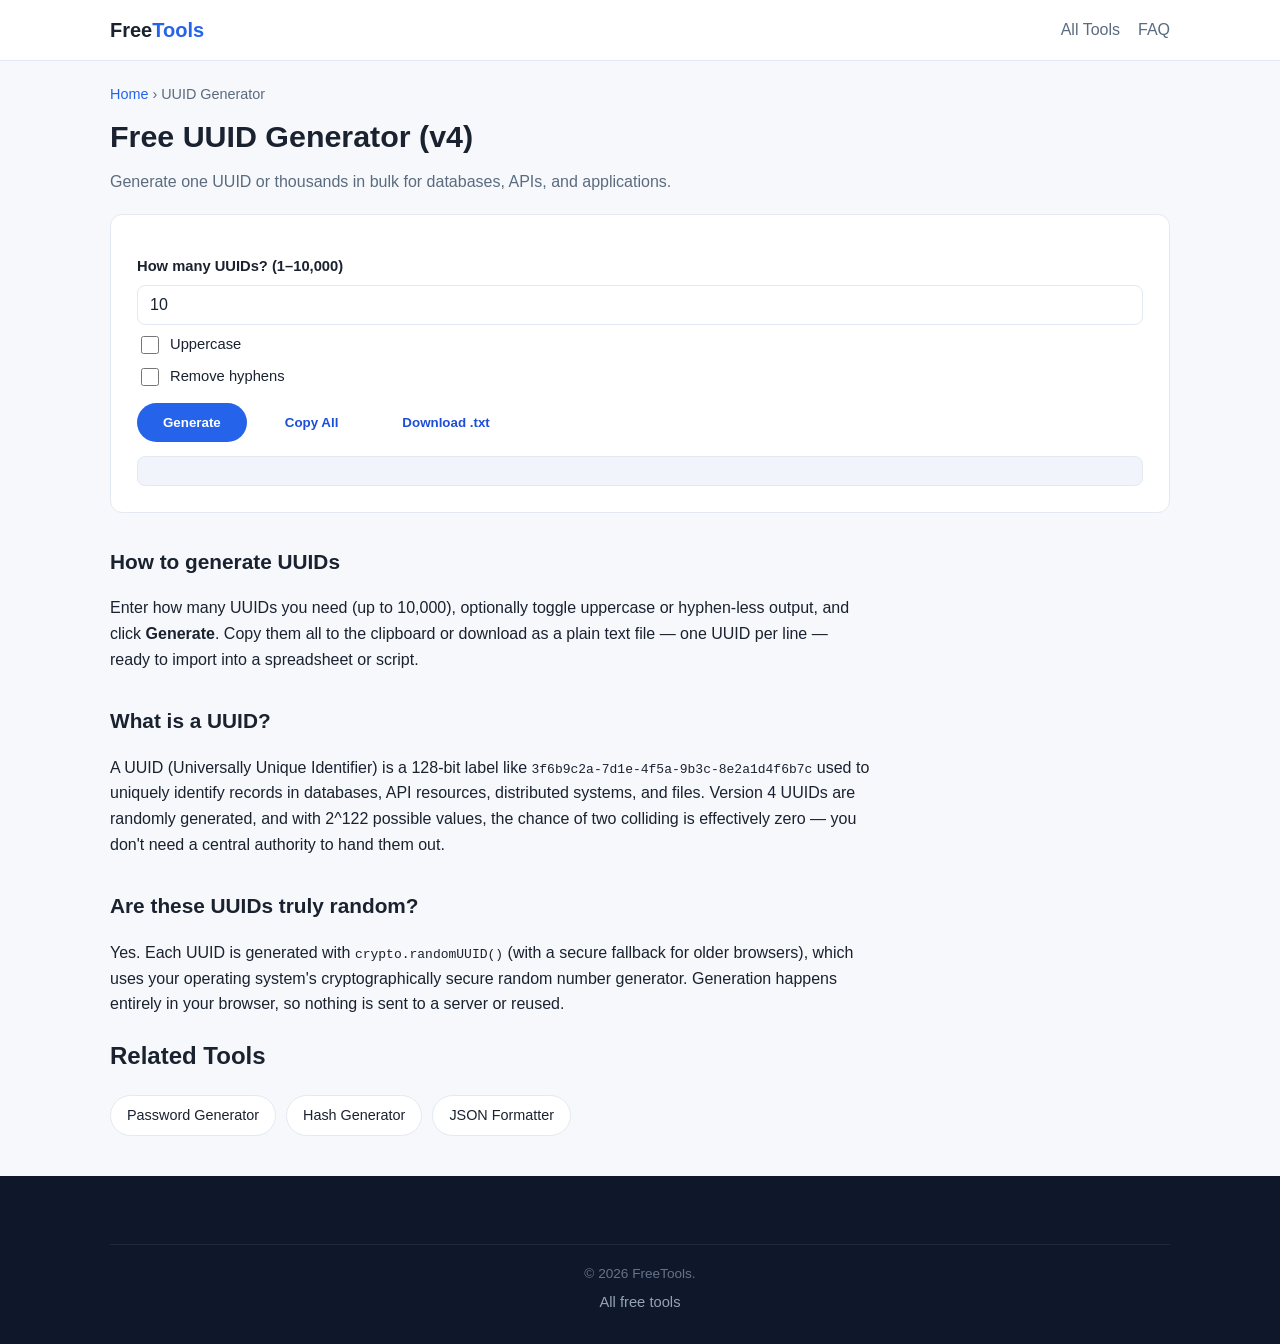
<file: tools/uuid-generator.html>
<!DOCTYPE html>
<html lang="en">
<head>
<meta charset="UTF-8">
<meta name="viewport" content="width=device-width, initial-scale=1.0">
<title>Free UUID Generator - Generate Single or Bulk UUIDs (v4)</title>
<meta name="description" content="Generate free UUID v4 identifiers — single or bulk. Perfect for databases, APIs, and apps. Cryptographically random, no sign-up, copy or download.">
<link rel="stylesheet" href="../assets/style.css">
<!-- AdSense: paste code here (header) -->
</head>
<body>
<header class="site">
  <div class="wrap">
    <a class="logo" href="../index.html">Free<span>Tools</span></a>
    <nav class="main"><a href="../index.html#tools">All Tools</a><a href="../index.html#faq">FAQ</a></nav>
  </div>
</header>

<main class="wrap">
  <p class="breadcrumb"><a href="../index.html">Home</a> › UUID Generator</p>
  <div class="tool-head">
    <h1>Free UUID Generator (v4)</h1>
    <p>Generate one UUID or thousands in bulk for databases, APIs, and applications.</p>
  </div>

  <!-- AdSense: paste code here (above tool) -->

  <div class="tool-box">
    <label for="count">How many UUIDs? (1–10,000)</label>
    <input type="number" id="count" min="1" max="10000" value="10">
    <div class="opt-row"><input type="checkbox" id="uppercase"><label for="uppercase">Uppercase</label></div>
    <div class="opt-row"><input type="checkbox" id="nohyphens"><label for="nohyphens">Remove hyphens</label></div>
    <div class="row">
      <button class="btn primary" id="generate">Generate</button>
      <button class="btn" data-copy data-copy-target="#output">Copy All</button>
      <button class="btn" id="download">Download .txt</button>
    </div>
    <div id="msg"></div>
    <div class="output" id="output" aria-live="polite" style="max-height:300px;overflow:auto;"></div>
  </div>

  <!-- AdSense: paste code here (below tool) -->

  <div class="prose">
    <h2>How to generate UUIDs</h2>
    <p>Enter how many UUIDs you need (up to 10,000), optionally toggle uppercase or hyphen-less output, and click <strong>Generate</strong>. Copy them all to the clipboard or download as a plain text file — one UUID per line — ready to import into a spreadsheet or script.</p>
    <h2>What is a UUID?</h2>
    <p>A UUID (Universally Unique Identifier) is a 128-bit label like <code>3f6b9c2a-7d1e-4f5a-9b3c-8e2a1d4f6b7c</code> used to uniquely identify records in databases, API resources, distributed systems, and files. Version 4 UUIDs are randomly generated, and with 2^122 possible values, the chance of two colliding is effectively zero — you don't need a central authority to hand them out.</p>
    <h2>Are these UUIDs truly random?</h2>
    <p>Yes. Each UUID is generated with <code>crypto.randomUUID()</code> (with a secure fallback for older browsers), which uses your operating system's cryptographically secure random number generator. Generation happens entirely in your browser, so nothing is sent to a server or reused.</p>
  </div>

  <div class="related">
    <h2>Related Tools</h2>
    <ul>
      <li><a href="password-generator.html">Password Generator</a></li>
      <li><a href="hash-generator.html">Hash Generator</a></li>
      <li><a href="json-formatter.html">JSON Formatter</a></li>
    </ul>
  </div>
</main>

<footer class="site">
  <!-- AdSense: paste code here (footer) -->
  <div class="wrap">
    <div class="bottom">© 2026 FreeTools. <a href="../index.html">All free tools</a></div>
  </div>
</footer>
<script src="../assets/tools.js"></script>
<script>
(function () {
  'use strict';
  var countEl = document.getElementById('count');
  var output = document.getElementById('output');
  var lastList = [];

  function randomUUID() {
    if (window.crypto && window.crypto.randomUUID) return window.crypto.randomUUID();
    var arr = new Uint8Array(16);
    window.crypto.getRandomValues(arr);
    arr[6] = (arr[6] & 0x0f) | 0x40;
    arr[8] = (arr[8] & 0x3f) | 0x80;
    var hex = Array.prototype.map.call(arr, function (b) { return ('0' + b.toString(16)).slice(-2); }).join('');
    return hex.slice(0, 8) + '-' + hex.slice(8, 12) + '-' + hex.slice(12, 16) + '-' + hex.slice(16, 20) + '-' + hex.slice(20);
  }

  document.getElementById('generate').addEventListener('click', function () {
    var n = parseInt(countEl.value, 10);
    if (!n || n < 1) { window.flash('Enter a number of at least 1.', false); return; }
    if (n > 10000) { window.flash('Maximum is 10,000 at a time.', false); return; }
    var upper = document.getElementById('uppercase').checked;
    var nohy = document.getElementById('nohyphens').checked;
    lastList = [];
    for (var i = 0; i < n; i++) {
      var u = randomUUID();
      if (upper) u = u.toUpperCase();
      if (nohy) u = u.replace(/-/g, '');
      lastList.push(u);
    }
    output.textContent = lastList.join('\n');
    window.flash(n + ' UUID' + (n === 1 ? '' : 's') + ' generated!', true);
  });

  document.getElementById('download').addEventListener('click', function () {
    if (!lastList.length) { window.flash('Generate UUIDs first.', false); return; }
    window.downloadBlob(new Blob([lastList.join('\n')], { type: 'text/plain' }), 'uuids.txt');
  });
})();
</script>
</body>
</html>
</file>
<file: assets/style.css>
/* Free Online Tools — shared stylesheet. No frameworks, mobile-first. */
:root {
  --bg: #f6f8fb;
  --card: #ffffff;
  --text: #1a2230;
  --muted: #5b6b7f;
  --accent: #2563eb;
  --accent-dark: #1d4ed8;
  --border: #e3e9f2;
  --radius: 12px;
  --maxw: 1100px;
}
* { box-sizing: border-box; }
html { scroll-behavior: smooth; }
body {
  margin: 0;
  font-family: -apple-system, BlinkMacSystemFont, "Segoe UI", Roboto, Helvetica, Arial, sans-serif;
  background: var(--bg);
  color: var(--text);
  line-height: 1.6;
}
a { color: var(--accent); text-decoration: none; }
a:hover { text-decoration: underline; }
.wrap { max-width: var(--maxw); margin: 0 auto; padding: 0 20px; }

/* Header */
header.site {
  background: var(--card);
  border-bottom: 1px solid var(--border);
  position: sticky; top: 0; z-index: 50;
}
header.site .wrap { display: flex; align-items: center; justify-content: space-between; padding-top: 14px; padding-bottom: 14px; }
.logo { font-size: 1.25rem; font-weight: 800; color: var(--text); }
.logo span { color: var(--accent); }
nav.main a { margin-left: 18px; color: var(--muted); font-weight: 500; }
nav.main a:hover { color: var(--accent); }

/* Hero */
.hero { background: linear-gradient(135deg, #1e3a8a 0%, #2563eb 60%, #3b82f6 100%); color: #fff; padding: 56px 0; text-align: center; }
.hero h1 { margin: 0 0 12px; font-size: 2.2rem; line-height: 1.2; }
.hero p { margin: 0 auto; max-width: 640px; opacity: .92; font-size: 1.1rem; }
.hero .cta-row { margin-top: 22px; }
.btn {
  display: inline-block; background: #fff; color: var(--accent-dark);
  font-weight: 700; padding: 12px 26px; border-radius: 999px; border: 0; cursor: pointer;
}
.btn:hover { text-decoration: none; filter: brightness(.96); }
.btn.primary { background: var(--accent); color: #fff; }
.btn.primary:hover { background: var(--accent-dark); }
.btn.small { padding: 8px 16px; font-size: .9rem; }

/* Tool cards */
.section { padding: 48px 0; }
.section h2 { margin: 0 0 8px; font-size: 1.6rem; }
.section .lede { color: var(--muted); margin: 0 0 24px; }
.grid { display: grid; grid-template-columns: repeat(auto-fill, minmax(240px, 1fr)); gap: 18px; }
.card {
  background: var(--card); border: 1px solid var(--border); border-radius: var(--radius);
  padding: 22px; transition: transform .15s ease, box-shadow .15s ease;
}
.card:hover { transform: translateY(-3px); box-shadow: 0 10px 24px rgba(37,99,235,.12); }
.card a.title { color: var(--text); font-weight: 700; font-size: 1.05rem; }
.card a.title:hover { color: var(--accent); }
.card .icon { font-size: 1.9rem; display: block; margin-bottom: 10px; }
.card p { color: var(--muted); font-size: .92rem; margin: 8px 0 0; }

/* Tool page */
.breadcrumb { font-size: .9rem; color: var(--muted); margin: 22px 0 6px; }
.tool-head h1 { margin: 0 0 8px; font-size: 1.9rem; }
.tool-head p { color: var(--muted); margin: 0 0 20px; }
.tool-box {
  background: var(--card); border: 1px solid var(--border); border-radius: var(--radius);
  padding: 26px; margin: 18px 0;
}
.prose { max-width: 760px; }
.prose h2 { margin-top: 32px; font-size: 1.3rem; }
.related ul { list-style: none; padding: 0; display: flex; flex-wrap: wrap; gap: 10px; }
.related li a {
  display: inline-block; background: var(--card); border: 1px solid var(--border);
  border-radius: 999px; padding: 8px 16px; font-size: .9rem; color: var(--text);
}
.related li a:hover { border-color: var(--accent); color: var(--accent); text-decoration: none; }

/* Form controls */
label { font-weight: 600; font-size: .92rem; display: block; margin: 14px 0 6px; }
input[type="text"], input[type="number"], textarea, select {
  width: 100%; padding: 10px 12px; border: 1px solid var(--border); border-radius: 8px;
  font-size: 1rem; font-family: inherit; background: #fff; color: var(--text);
}
textarea { min-height: 120px; resize: vertical; }
input[type="file"] { margin: 10px 0; }
input[type="range"] { width: 100%; }
input[type="checkbox"] { width: 18px; height: 18px; vertical-align: middle; }
.opt-row { display: flex; align-items: center; gap: 8px; margin: 8px 0; }
.opt-row label { margin: 0; font-weight: 500; }
.output {
  background: #f1f5fb; border: 1px solid var(--border); border-radius: 8px;
  padding: 14px; margin-top: 14px; word-break: break-all; white-space: pre-wrap; font-family: ui-monospace, monospace; font-size: .92rem;
}
.row { display: flex; gap: 12px; flex-wrap: wrap; align-items: center; margin-top: 14px; }
img.preview { max-width: 100%; border-radius: 8px; border: 1px solid var(--border); margin-top: 12px; }
.stat { display: inline-block; background: #eef3ff; color: var(--accent-dark); border-radius: 999px; padding: 4px 12px; font-size: .85rem; margin: 4px 6px 0 0; }
.error { color: #b91c1c; font-weight: 600; margin-top: 10px; }
.success { color: #166534; font-weight: 600; margin-top: 10px; }
.hidden { display: none; }

/* FAQ */
.faq details { background: var(--card); border: 1px solid var(--border); border-radius: var(--radius); padding: 16px 20px; margin-bottom: 12px; }
.faq summary { font-weight: 700; cursor: pointer; }
.faq p { color: var(--muted); margin: 10px 0 0; }

/* Ad placeholders */
.ad-slot {
  background: #eef2f7; border: 1px dashed #b7c3d6; border-radius: var(--radius);
  color: #8494aa; text-align: center; padding: 18px; margin: 22px 0; font-size: .85rem;
}

/* Footer */
footer.site { background: #0f172a; color: #cbd5e1; padding: 40px 0 24px; margin-top: 40px; }
footer.site .cols { display: grid; grid-template-columns: repeat(auto-fit, minmax(180px, 1fr)); gap: 24px; }
footer.site h4 { color: #fff; margin: 0 0 10px; font-size: 1rem; }
footer.site a { color: #94a3b8; font-size: .92rem; display: block; margin: 6px 0; }
footer.site .bottom { margin-top: 28px; padding-top: 18px; border-top: 1px solid #1e293b; font-size: .85rem; color: #64748b; text-align: center; }

@media (max-width: 640px) {
  .hero h1 { font-size: 1.6rem; }
  .tool-head h1 { font-size: 1.5rem; }
  nav.main a { margin-left: 12px; font-size: .9rem; }
}
</file>
